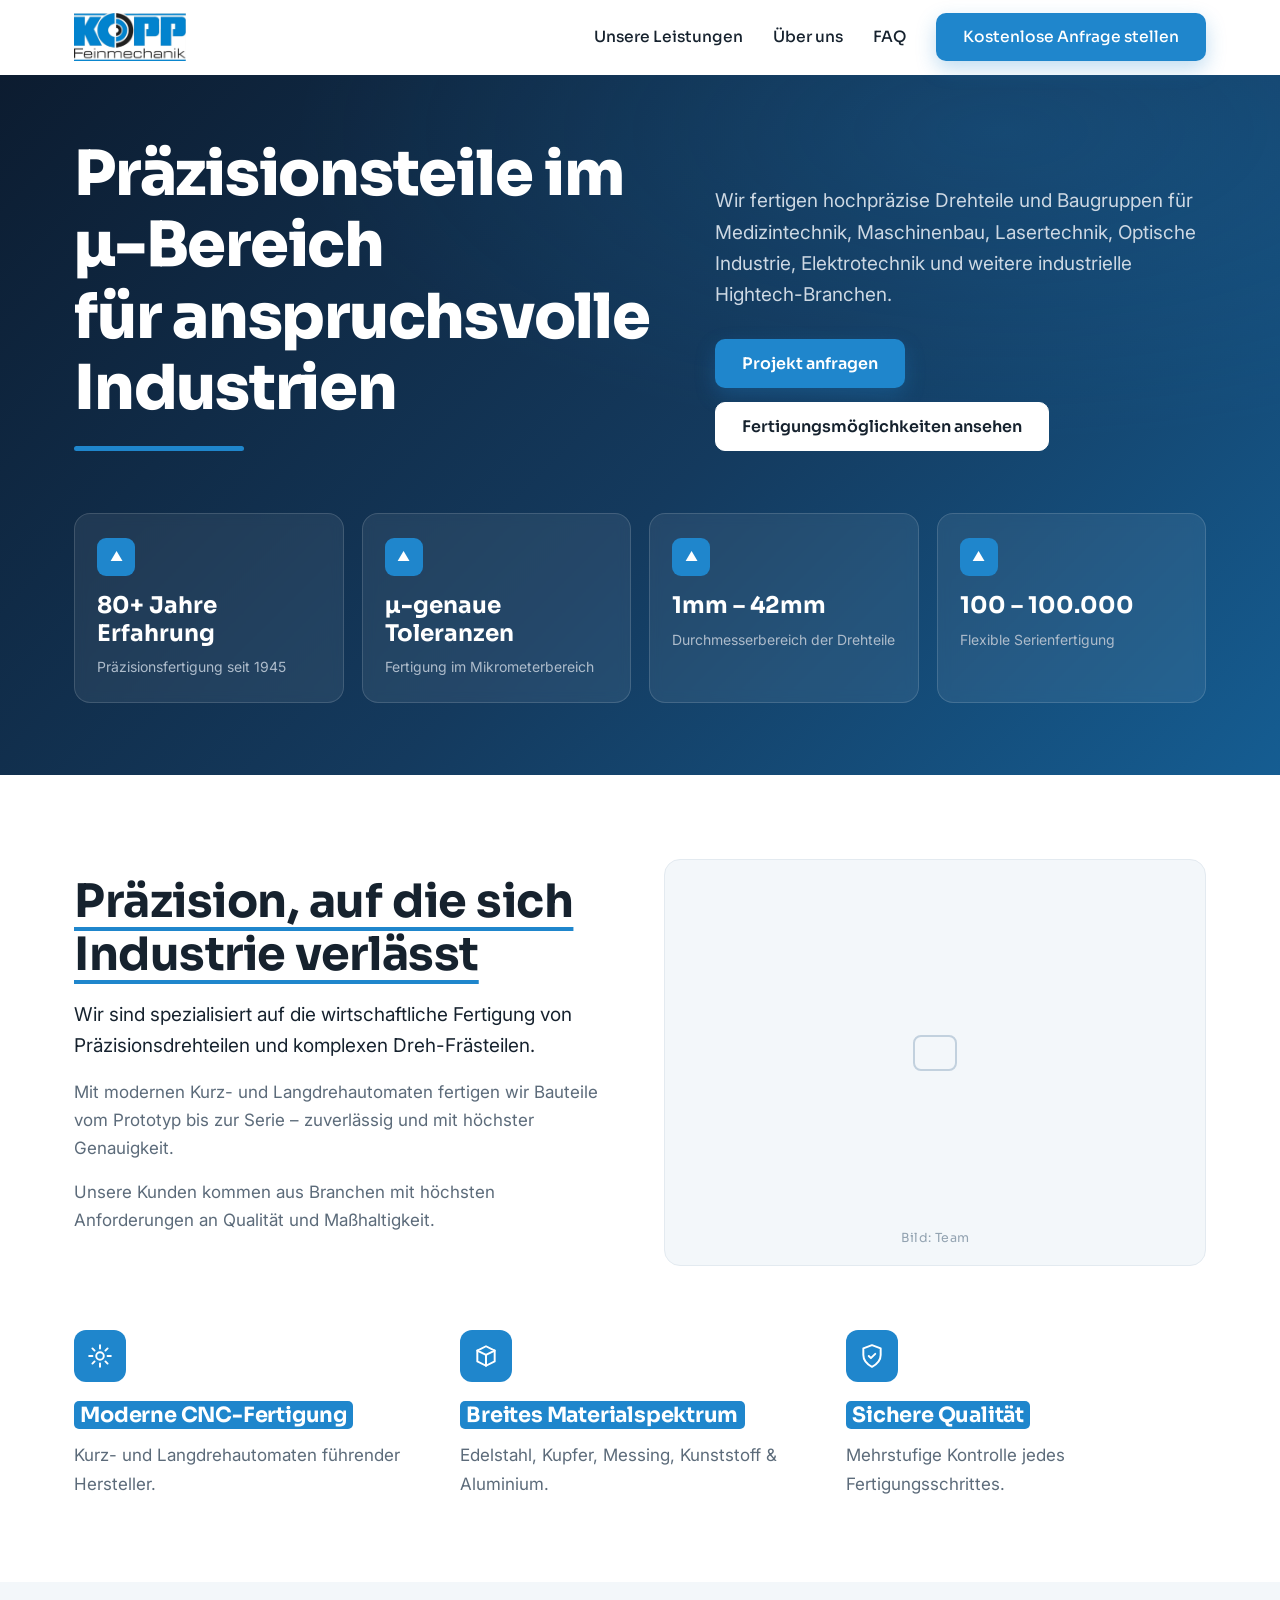
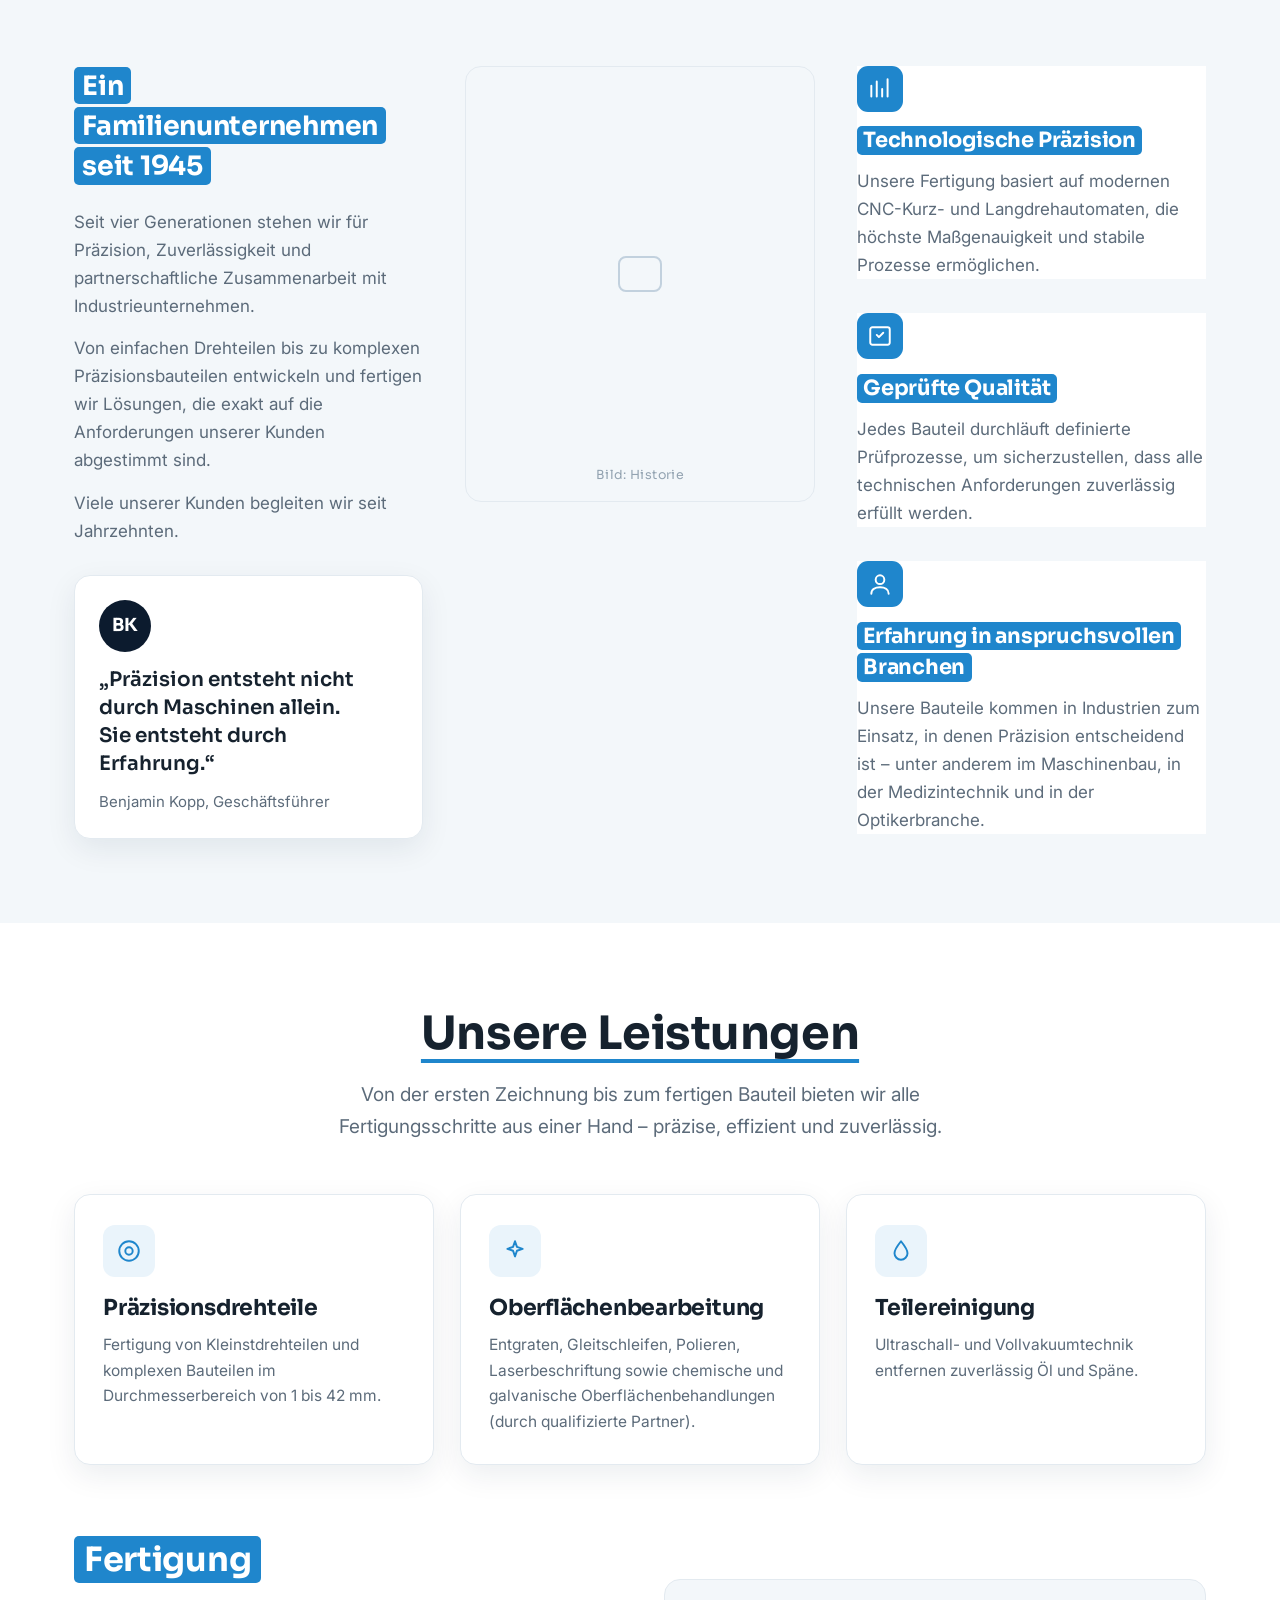
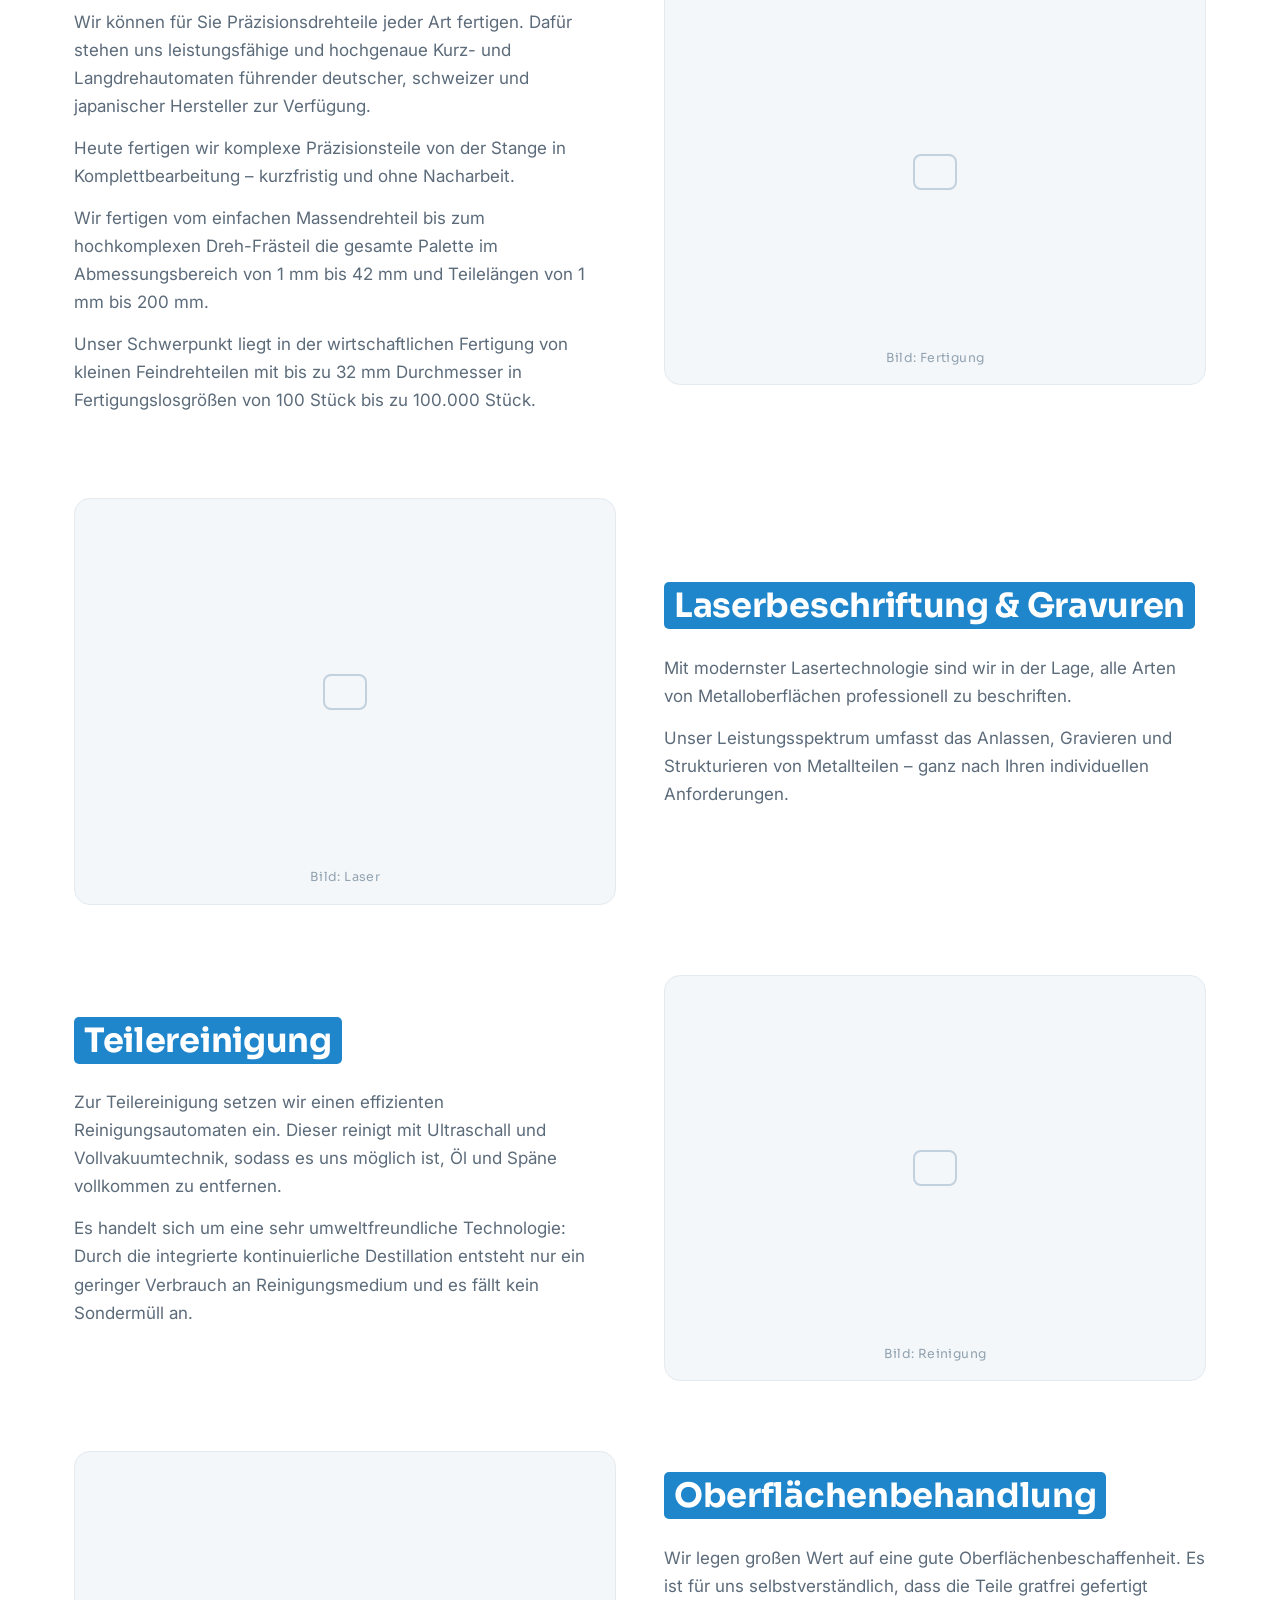
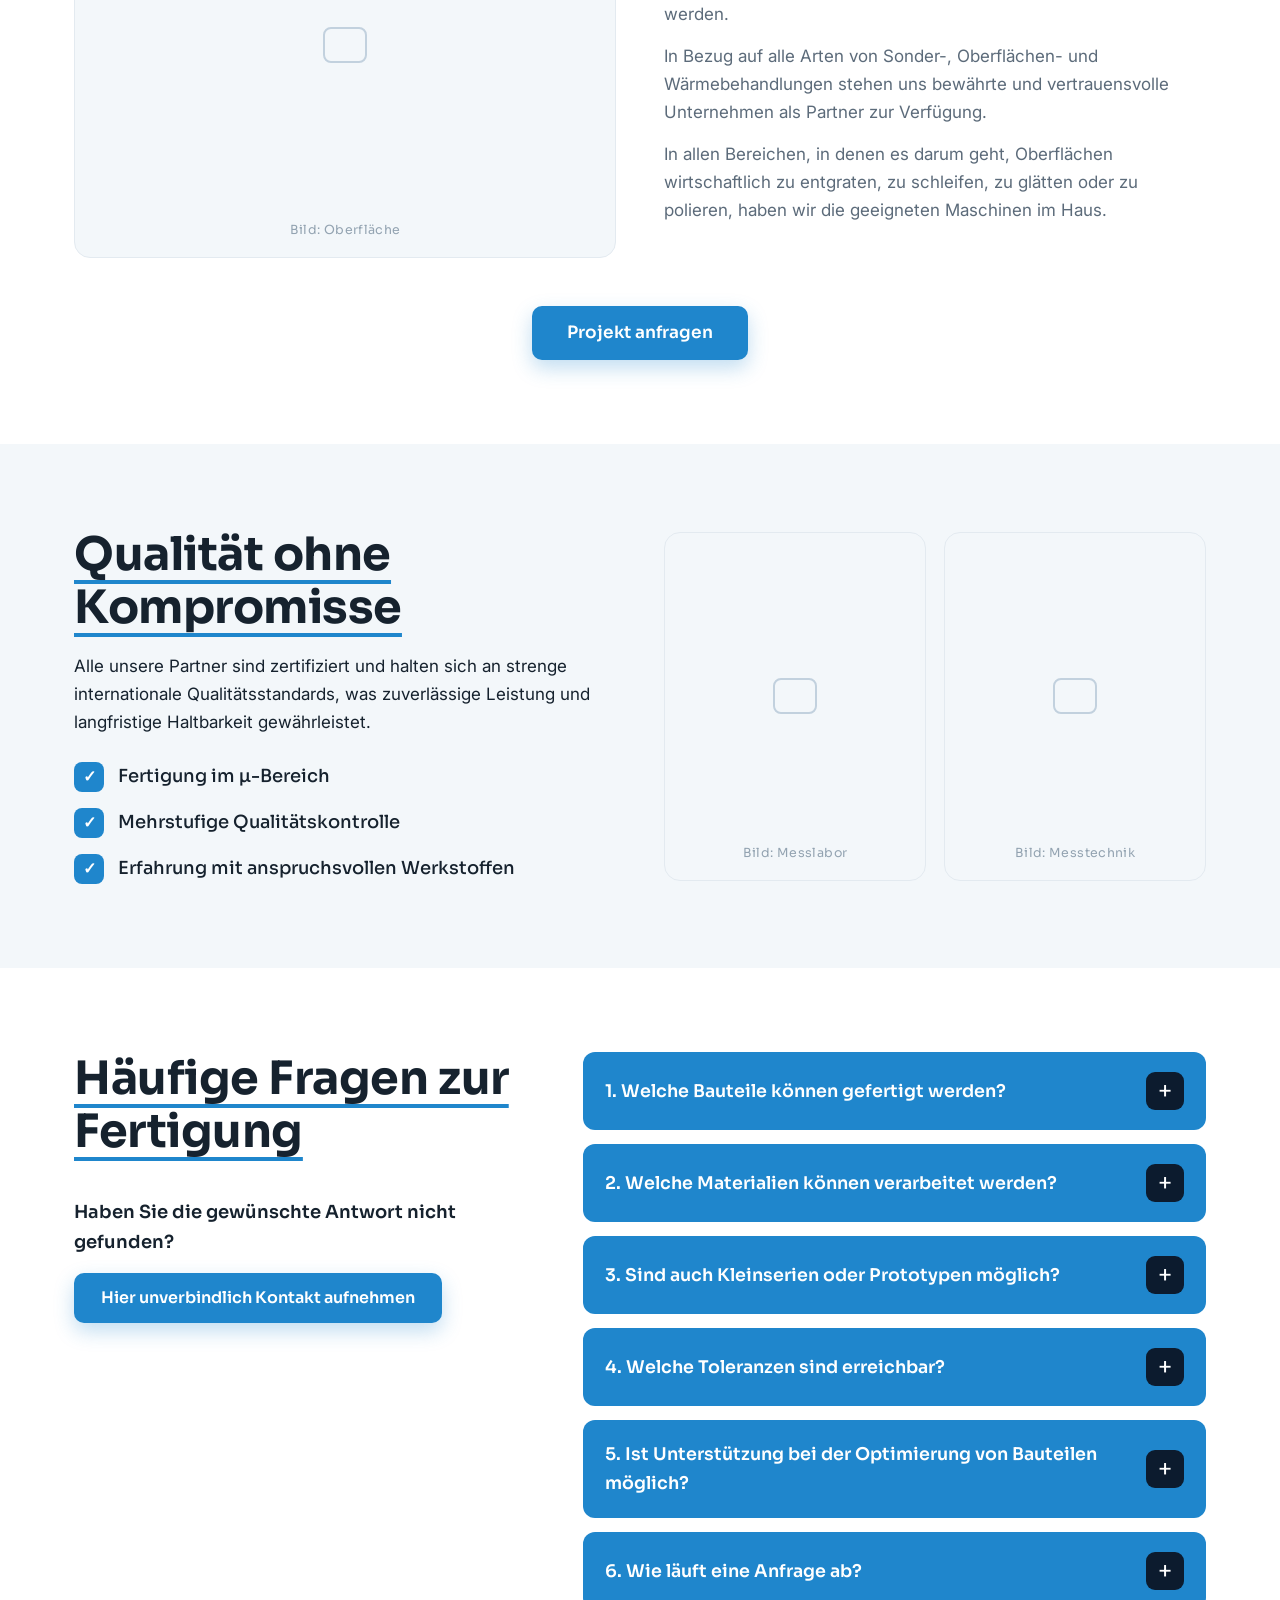
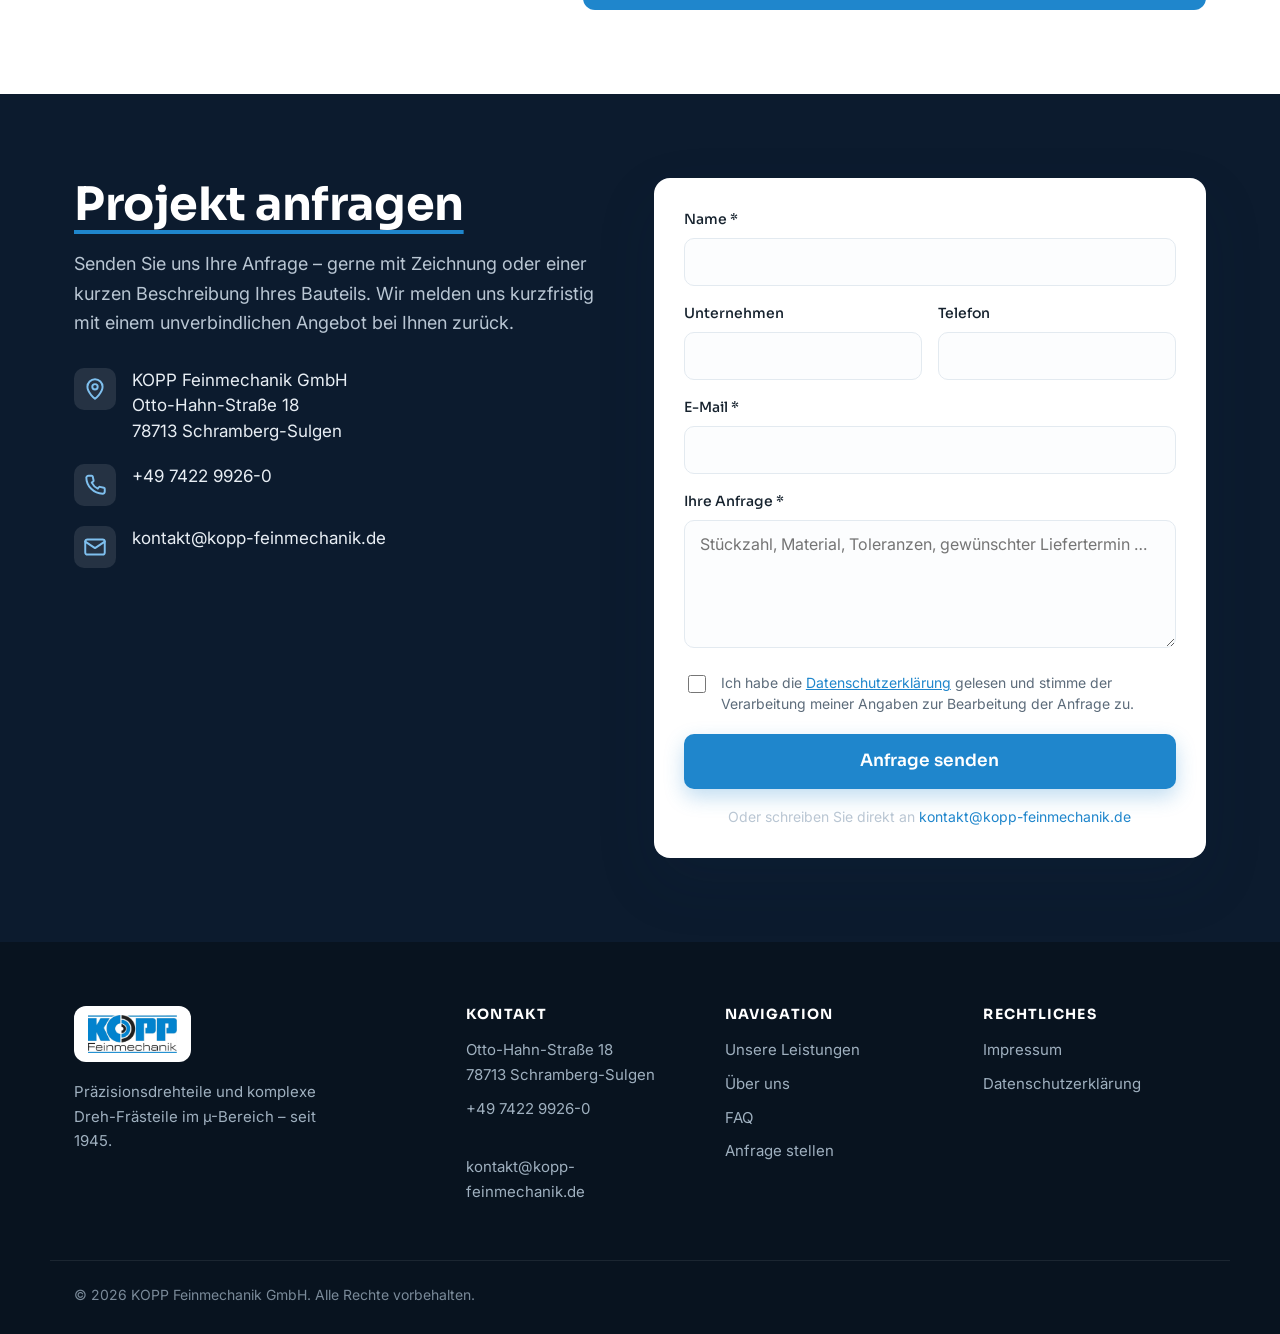
<file: index.html>
<!DOCTYPE html>
<html lang="de">
<head>
<meta charset="UTF-8" />
<meta name="viewport" content="width=device-width, initial-scale=1.0" />
<title>KOPP Feinmechanik GmbH · Präzisionsdrehteile im µ-Bereich | Schramberg</title>
<meta name="description" content="KOPP Feinmechanik fertigt hochpräzise Drehteile und Baugruppen im µ-Bereich für Medizintechnik, Maschinenbau, Lasertechnik, Optische Industrie und Elektrotechnik. Präzisionsfertigung seit 1945 aus Schramberg-Sulgen." />
<meta name="keywords" content="Feinmechanik, Präzisionsdrehteile, Drehteile, CNC Drehen, Langdrehautomaten, Kurzdrehautomaten, Laserbeschriftung, Teilereinigung, Schramberg, Feindrehteile, Medizintechnik, Maschinenbau" />
<meta name="author" content="KOPP Feinmechanik GmbH" />
<link rel="canonical" href="https://www.kopp-feinmechanik.de/" />

<!-- Geo-Tags für lokale Suche -->
<meta name="geo.region" content="DE-BW" />
<meta name="geo.placename" content="Schramberg-Sulgen" />

<!-- Open Graph / WhatsApp -->
<meta property="og:type" content="website" />
<meta property="og:url" content="https://www.kopp-feinmechanik.de/" />
<meta property="og:title" content="KOPP Feinmechanik GmbH · Präzisionsteile im µ-Bereich" />
<meta property="og:description" content="Hochpräzise Drehteile und Baugruppen für anspruchsvolle Industrien. Präzisionsfertigung seit 1945." />
<meta property="og:image" content="https://www.kopp-feinmechanik.de/logo.png" />
<meta property="og:locale" content="de_DE" />
<meta property="og:site_name" content="KOPP Feinmechanik GmbH" />
<meta name="twitter:card" content="summary_large_image" />

<link rel="preconnect" href="https://fonts.googleapis.com" />
<link rel="preconnect" href="https://fonts.gstatic.com" crossorigin />
<link href="https://fonts.googleapis.com/css2?family=Sora:wght@400;500;600;700;800&family=Inter:wght@400;500;600;700&display=swap" rel="stylesheet" />

<style>
/* =========================================================
   KOPP Feinmechanik – Stylesheet
   Farben & Stil an der bestehenden OnePage orientiert.
   ========================================================= */

:root{
  --blue:#1f86cc;          /* Primär-Blau (Buttons, Akzente) */
  --blue-600:#1a73b0;
  --blue-700:#155d92;
  --blue-050:#eaf4fb;
  --navy:#0c1b2e;          /* Dunkles Navy (Sektionen, FAQ-Toggle) */
  --navy-700:#13263c;
  --ink:#16222e;           /* Fließtext / Headlines */
  --muted:#5c6b7a;         /* Sekundärtext */
  --line:#e3eaf0;
  --mist:#f3f7fa;          /* helle Sektion */
  --white:#fff;

  --radius:16px;
  --radius-sm:10px;
  --shadow:0 10px 30px rgba(15,40,70,.08);
  --shadow-lg:0 24px 60px rgba(15,40,70,.14);
  --maxw:1180px;
  --ease:cubic-bezier(.22,.61,.36,1);
}

*,*::before,*::after{box-sizing:border-box}
html{scroll-behavior:smooth;-webkit-text-size-adjust:100%}
body{
  margin:0;
  font-family:"Inter",system-ui,-apple-system,Segoe UI,Roboto,sans-serif;
  color:var(--ink);
  background:var(--white);
  line-height:1.65;
  font-size:17px;
  overflow-x:hidden;
}
img{max-width:100%;display:block}
a{color:inherit;text-decoration:none}
h1,h2,h3,h4{font-family:"Sora",system-ui,sans-serif;line-height:1.15;margin:0;color:var(--ink);letter-spacing:-.01em}

.container{width:100%;max-width:var(--maxw);margin:0 auto;padding:0 24px}
.center{text-align:center}
.nowrap{white-space:nowrap}

/* ---------- Buttons ---------- */
.btn{
  display:inline-flex;align-items:center;justify-content:center;gap:.5em;
  font-family:"Sora",sans-serif;font-weight:600;font-size:16px;
  padding:14px 26px;border-radius:var(--radius-sm);border:1.5px solid transparent;
  cursor:pointer;transition:transform .15s var(--ease),background .2s,box-shadow .2s,color .2s;
  text-align:center;line-height:1.2;
}
.btn--primary{background:var(--blue);color:#fff;box-shadow:0 8px 20px rgba(31,134,204,.28)}
.btn--primary:hover{background:var(--blue-600);transform:translateY(-2px);box-shadow:0 12px 26px rgba(31,134,204,.36)}
.btn--light{background:#fff;color:var(--ink);border-color:#fff}
.btn--light:hover{background:transparent;color:#fff;border-color:rgba(255,255,255,.7);transform:translateY(-2px)}
.btn--lg{padding:16px 34px;font-size:17px}
.btn--block{width:100%}

/* ---------- Header / Nav ---------- */
.site-header{
  position:sticky;top:0;z-index:60;
  background:rgba(255,255,255,.92);backdrop-filter:saturate(180%) blur(10px);
  border-bottom:1px solid transparent;transition:box-shadow .25s,border-color .25s;
}
.site-header.is-stuck{box-shadow:0 6px 24px rgba(15,40,70,.07);border-color:var(--line)}
.nav{display:flex;align-items:center;justify-content:space-between;gap:24px;min-height:74px}
.nav__links{display:flex;align-items:center;gap:30px}
.nav__links a{font-family:"Sora",sans-serif;font-weight:500;color:var(--ink);font-size:15.5px;transition:color .2s}
.nav__links a:hover{color:var(--blue)}
.nav__cta{color:#fff !important}
.nav__toggle{display:none;flex-direction:column;gap:5px;background:none;border:0;padding:10px;cursor:pointer}
.nav__toggle span{width:24px;height:2.5px;background:var(--ink);border-radius:2px;transition:.25s var(--ease)}
.nav__toggle[aria-expanded="true"] span:nth-child(1){transform:translateY(7.5px) rotate(45deg)}
.nav__toggle[aria-expanded="true"] span:nth-child(2){opacity:0}
.nav__toggle[aria-expanded="true"] span:nth-child(3){transform:translateY(-7.5px) rotate(-45deg)}

/* ---------- Brand / Logo (nachgebaut) ---------- */
.brand{display:inline-flex;flex-direction:column;align-items:flex-start;line-height:1;color:var(--blue)}
.brand__img{height:48px;width:auto;display:block}
.brand__fallback{display:none;flex-direction:column;align-items:flex-start;line-height:1}
.brand--chip{background:#fff;padding:9px 14px;border-radius:12px;align-self:flex-start}
.brand--chip .brand__img{height:38px}
.brand__word{display:flex;align-items:center;font-family:"Sora",sans-serif;font-weight:800;font-size:30px;letter-spacing:.02em;color:var(--blue)}
.brand__ring{width:.92em;height:.92em;margin:0 .01em;color:var(--blue)}
.brand__sub{font-family:"Sora",sans-serif;font-weight:600;font-size:11px;letter-spacing:.42em;color:var(--blue);margin-top:3px;padding-left:2px}
.brand--light,.brand--light .brand__word,.brand--light .brand__sub,.brand--light .brand__ring{color:#fff}

/* ---------- Headlines: Akzent-Unterstrich (wie Original) ---------- */
.h-accent{
  font-size:clamp(28px,4.4vw,46px);font-weight:700;
  text-decoration:underline;text-decoration-color:var(--blue);
  text-decoration-thickness:4px;text-underline-offset:10px;
  margin-bottom:18px;
}
.h-accent--light{color:#fff;text-decoration-color:var(--blue)}
.h-accent.center{margin-left:auto;margin-right:auto}

/* ---------- Marker-Highlight (wie Original) ---------- */
.mark{
  display:inline;background:var(--blue);color:#fff;
  padding:.06em .3em;border-radius:5px;
  box-decoration-break:clone;-webkit-box-decoration-break:clone;
  font-weight:700;line-height:1.5;
}
.mark--lg{font-size:1.05em}

/* ---------- Sektionen ---------- */
.section{padding:84px 0}
.section--mist{background:var(--mist)}
.section--navy{background:var(--navy);color:#e8eef4}
.section--navy p{color:#b9c6d3}
.section__head{max-width:720px;margin:0 auto 52px}
.lead{font-size:19px;color:var(--muted)}
.lead.center{margin-left:auto;margin-right:auto}
.section__cta{margin-top:48px}

/* ---------- HERO ---------- */
.hero{position:relative;color:#fff;overflow:hidden;isolation:isolate}
.hero__bg{
  position:absolute;inset:0;z-index:-2;
  background:
    radial-gradient(100% 80% at 78% 8%, rgba(31,134,204,.20), transparent 55%),
    linear-gradient(135deg,#0c1c30 0%, #143a5e 55%, #155d92 100%);
  background-color:#0e2640;
}
/* FOTO OPTIONAL: hier ein Gebäudefoto via background-image ergänzen. */
.hero__inner{padding:64px 24px 72px}
.hero__grid{display:grid;grid-template-columns:1.1fr .9fr;gap:40px;align-items:end}
.hero__title{font-size:clamp(34px,5.6vw,62px);font-weight:800;letter-spacing:-.02em;color:#fff}
.hero__title{position:relative;display:inline-block}
.hero__title::after{content:"";display:block;width:170px;height:5px;background:var(--blue);border-radius:3px;margin-top:22px}
.hero__lead{font-size:19px;color:#cdd8e3;margin:0 0 28px}
.hero__actions{display:flex;flex-wrap:wrap;gap:14px}

.stats{display:grid;grid-template-columns:repeat(4,1fr);gap:18px;margin-top:62px}
.stat{
  background:rgba(255,255,255,.07);border:1px solid rgba(255,255,255,.14);
  border-radius:var(--radius);padding:24px 22px;backdrop-filter:blur(6px);
  transition:transform .25s var(--ease),background .25s;
}
.stat:hover{transform:translateY(-4px);background:rgba(255,255,255,.11)}
.stat__icon{
  width:38px;height:38px;border-radius:9px;background:var(--blue);color:#fff;
  display:grid;place-items:center;font-size:13px;margin-bottom:16px;
}
.stat__num{font-family:"Sora",sans-serif;font-weight:700;font-size:23px;color:#fff;line-height:1.2}
.stat__label{font-size:14px;color:#aebccb;margin-top:8px}

/* ---------- Split (Über uns) ---------- */
.split{display:grid;grid-template-columns:1fr 1fr;gap:48px;align-items:center}
.split__text p{color:var(--muted);margin:0 0 16px}
.split__text p:first-of-type{font-size:19px;color:var(--ink)}

/* ---------- Media / Platzhalter ---------- */
.media{position:relative;border-radius:var(--radius);overflow:hidden;background:var(--mist);box-shadow:var(--shadow)}
.media img{width:100%;height:100%;object-fit:cover}
.media__hint{display:none}
.media--portrait{aspect-ratio:4/3}
.media--tall{aspect-ratio:3/4}
/* Platzhalter-Optik, wenn kein Bild vorhanden */
.media--ph{background:var(--mist);border:1px solid var(--line);box-shadow:none;min-height:220px}
.media--ph::before{
  content:"";position:absolute;left:50%;top:calc(50% - 10px);transform:translate(-50%,-50%);
  width:44px;height:36px;border:2px solid #c2d1de;border-radius:8px;
}
.media--ph .media__hint{
  display:block;position:absolute;left:0;right:0;bottom:16px;text-align:center;
  color:#93a3b1;font-size:12.5px;letter-spacing:.03em;font-family:"Sora",sans-serif;
}
.media--vintage.media--ph{background:var(--mist)}

/* ---------- Features (3 Spalten) ---------- */
.features{display:grid;grid-template-columns:repeat(3,1fr);gap:26px;margin-top:64px}
.feature,.point{background:#fff}
.feature__icon{
  width:52px;height:52px;border-radius:12px;background:var(--blue);color:#fff;
  display:grid;place-items:center;margin-bottom:18px;
}
.feature__icon svg,.contact__ico svg{width:26px;height:26px;fill:none;stroke:currentColor;stroke-width:1.8;stroke-linecap:round;stroke-linejoin:round}
.feature h3,.point h3{font-size:21px;margin-bottom:10px}
.feature p,.point p{color:var(--muted);margin:0}

/* ---------- Heritage ---------- */
.heritage{display:grid;grid-template-columns:1fr 1fr 1fr;gap:42px;align-items:start}
.heritage__story p{color:var(--muted);margin:14px 0}
.heritage__story h2{margin-bottom:22px}
.heritage__media .media{aspect-ratio:4/5;align-self:start}
.heritage__points{display:flex;flex-direction:column;gap:34px}
.point .feature__icon{width:46px;height:46px;border-radius:11px;margin-bottom:14px}
.quote{margin:30px 0 0;padding:24px;background:#fff;border:1px solid var(--line);border-radius:var(--radius);box-shadow:var(--shadow)}
.section--mist .quote{background:#fff}
.quote__avatar{
  display:inline-grid;place-items:center;width:52px;height:52px;border-radius:50%;
  background:var(--navy);color:#fff;font-family:"Sora",sans-serif;font-weight:700;font-size:18px;margin-bottom:14px;
}
.quote blockquote{margin:0;font-family:"Sora",sans-serif;font-weight:600;font-size:20px;line-height:1.4;color:var(--ink)}
.quote figcaption{margin-top:12px;color:var(--muted);font-size:15px}

/* ---------- Leistungs-Karten ---------- */
.cards{display:grid;grid-template-columns:repeat(3,1fr);gap:26px}
.card-svc{
  display:flex;flex-direction:column;gap:12px;
  background:#fff;border:1px solid var(--line);border-radius:var(--radius);
  padding:30px 28px;box-shadow:var(--shadow);
  transition:transform .25s var(--ease),box-shadow .25s,border-color .25s;
}
.card-svc:hover{transform:translateY(-5px);box-shadow:var(--shadow-lg);border-color:#cfe0ee}
.card-svc__icon{
  width:52px;height:52px;border-radius:12px;background:var(--blue-050);color:var(--blue);
  display:grid;place-items:center;margin-bottom:6px;
}
.card-svc__icon svg{width:26px;height:26px;fill:none;stroke:currentColor;stroke-width:1.8;stroke-linecap:round;stroke-linejoin:round}
.card-svc h3{color:var(--ink);font-size:22px}
.card-svc p{color:var(--muted);margin:0;font-size:15.5px}

/* ---------- Leistungs-Detail (alternierend) ---------- */
.svc-detail{display:grid;grid-template-columns:1fr 1fr;gap:48px;align-items:center;margin-top:70px;scroll-margin-top:100px}
.svc-detail--reverse .svc-detail__media{order:-1}
.svc-detail__text p{color:var(--muted);margin:0 0 14px}
.svc-detail__text h3{font-size:clamp(24px,3vw,32px);margin-bottom:22px}
.svc-detail__media .media{aspect-ratio:4/3}

/* ---------- Qualität ---------- */
.quality{display:grid;grid-template-columns:1fr 1fr;gap:48px;align-items:center}
.quality__media{display:grid;grid-template-columns:1fr 1fr;gap:18px}
.quality__media .media{aspect-ratio:3/4}
.checks{list-style:none;padding:0;margin:26px 0 0;display:flex;flex-direction:column;gap:16px}
.checks li{display:flex;align-items:center;gap:14px;font-family:"Sora",sans-serif;font-weight:500;font-size:18px}
.checks__box{
  flex:0 0 auto;width:30px;height:30px;border-radius:8px;background:var(--blue);color:#fff;
  display:grid;place-items:center;font-size:16px;font-weight:700;
}

/* ---------- FAQ ---------- */
.faq{display:grid;grid-template-columns:.85fr 1.15fr;gap:48px;align-items:start}
.faq__aside h2{margin-bottom:34px}
.faq__cta{margin-top:40px}
.faq__cta p{font-family:"Sora",sans-serif;font-weight:600;color:var(--ink);margin:0 0 16px;font-size:18px}
.faq__list{display:flex;flex-direction:column;gap:14px}
.acc{background:var(--blue);border-radius:12px;overflow:hidden;color:#fff;transition:background .2s}
.acc summary{
  list-style:none;cursor:pointer;display:flex;align-items:center;justify-content:space-between;gap:16px;
  padding:20px 22px;font-family:"Sora",sans-serif;font-weight:600;font-size:17.5px;
}
.acc summary::-webkit-details-marker{display:none}
.acc__ico{
  flex:0 0 auto;width:38px;height:38px;border-radius:9px;background:var(--navy);color:#fff;
  display:grid;place-items:center;font-size:24px;font-weight:400;transition:transform .25s var(--ease);
}
.acc[open] .acc__ico{transform:rotate(45deg)}
.acc__body{padding:0 22px 22px}
.acc__body p{margin:0;color:#eaf2fb;font-family:"Inter",sans-serif;font-weight:400;font-size:16px;line-height:1.6}

/* ---------- Kontakt ---------- */
.contact{display:grid;grid-template-columns:1fr 1.05fr;gap:54px;align-items:start}
.contact__intro p{color:#b9c6d3;font-size:18px}
.contact__info{list-style:none;padding:0;margin:30px 0 0;display:flex;flex-direction:column;gap:20px}
.contact__info li{display:flex;align-items:flex-start;gap:16px;color:#e8eef4;line-height:1.5}
.contact__info a{color:#e8eef4}
.contact__info a:hover{color:#fff;text-decoration:underline}
.contact__ico{flex:0 0 auto;width:42px;height:42px;border-radius:10px;background:rgba(255,255,255,.1);color:#7fc0ef;display:grid;place-items:center}

.contact__form{background:#fff;border-radius:var(--radius);padding:30px;box-shadow:var(--shadow-lg)}
.hp{position:absolute;left:-9999px;opacity:0}
.field{margin-bottom:16px}
.field-row{display:grid;grid-template-columns:1fr 1fr;gap:16px}
.field label{display:block;font-family:"Sora",sans-serif;font-weight:500;font-size:14px;color:var(--ink);margin-bottom:7px}
.field input,.field textarea{
  width:100%;padding:13px 15px;border:1.5px solid var(--line);border-radius:var(--radius-sm);
  font-family:"Inter",sans-serif;font-size:16px;color:var(--ink);background:#fcfdfe;transition:border-color .2s,box-shadow .2s;
}
.field input:focus,.field textarea:focus{outline:none;border-color:var(--blue);box-shadow:0 0 0 3px rgba(31,134,204,.15)}
.field textarea{resize:vertical}
.consent{display:flex;gap:12px;align-items:flex-start;margin:8px 0 20px;font-size:14px;color:var(--muted);line-height:1.5}
.consent input{margin-top:3px;width:18px;height:18px;flex:0 0 auto;accent-color:var(--blue)}
.consent a{color:var(--blue);text-decoration:underline}
.form-note{text-align:center;font-size:14px;color:var(--muted);margin:16px 0 0}
.form-note a{color:var(--blue)}
.contact__form-success{text-align:center;padding:30px 10px}
.contact__form-success-icon{width:64px;height:64px;border-radius:50%;background:var(--blue);color:#fff;display:grid;place-items:center;font-size:32px;margin:0 auto 18px}
.contact__form-success h3{font-size:24px;margin-bottom:8px}
.contact__form-success p{color:var(--muted)}

/* ---------- Footer ---------- */
.site-footer{background:#08131f;color:#9fb0bf;padding:64px 0 0}
.footer__grid{display:grid;grid-template-columns:1.6fr 1fr 1fr 1fr;gap:36px;padding-bottom:46px}
.footer__brand p{margin:18px 0 0;max-width:280px;font-size:15px}
.footer__col h4{font-size:14px;letter-spacing:.08em;text-transform:uppercase;color:#fff;margin-bottom:16px}
.footer__col a,.footer__col p{display:block;color:#9fb0bf;margin:0 0 9px;font-size:15px;transition:color .2s}
.footer__col a:hover{color:#fff}
.footer__bottom{border-top:1px solid rgba(255,255,255,.08);padding-top:22px;padding-bottom:28px}
.footer__bottom p{margin:0;font-size:14px;color:#7a8a99}

/* ---------- Rechtliche Seiten ---------- */
.legal{padding:64px 0 80px}
.legal__head{max-width:820px;margin:0 auto 40px}
.legal__head h1{font-size:clamp(32px,5vw,48px);text-decoration:underline;text-decoration-color:var(--blue);text-decoration-thickness:4px;text-underline-offset:10px}
.legal__body{max-width:820px;margin:0 auto}
.legal__body h2{font-size:23px;margin:38px 0 12px;color:var(--ink)}
.legal__body h3{font-size:18px;margin:26px 0 8px;color:var(--blue-700)}
.legal__body p{color:#3f4d5a;margin:0 0 14px}
.legal__body ul{color:#3f4d5a;margin:0 0 14px;padding-left:22px}
.legal__body li{margin-bottom:6px}
.legal__body a{color:var(--blue);text-decoration:underline;word-break:break-word}
.legal__back{display:inline-flex;align-items:center;gap:8px;margin-bottom:8px;color:var(--blue);font-family:"Sora",sans-serif;font-weight:600}
.legal address{font-style:normal}

/* ---------- Sticky CTA (mobil) ---------- */
.sticky-cta{
  position:fixed;left:50%;bottom:18px;transform:translateX(-50%) translateY(140%);
  z-index:55;background:var(--blue);color:#fff;font-family:"Sora",sans-serif;font-weight:600;
  padding:14px 30px;border-radius:50px;box-shadow:0 12px 30px rgba(31,134,204,.45);
  transition:transform .3s var(--ease);
}
.sticky-cta.show{transform:translateX(-50%) translateY(0)}

/* ---------- Reveal-Animation ---------- */
[data-reveal]{opacity:1;transform:none}
[data-reveal].in{opacity:1;transform:none}

/* =========================================================
   RESPONSIVE
   ========================================================= */
@media (max-width:980px){
  .hero__grid{grid-template-columns:1fr;gap:22px;align-items:start}
  .stats{grid-template-columns:1fr 1fr}
  .split,.quality,.contact,.faq{grid-template-columns:1fr;gap:34px}
  .heritage{grid-template-columns:1fr;gap:34px}
  .heritage__media .media{aspect-ratio:16/10}
  .features,.cards{grid-template-columns:1fr 1fr}
  .footer__grid{grid-template-columns:1fr 1fr}
}

@media (max-width:760px){
  body{font-size:16px}
  .section{padding:60px 0}
  .nav__toggle{display:flex}
  .nav__links{
    position:fixed;inset:74px 0 auto 0;flex-direction:column;align-items:stretch;gap:0;
    background:#fff;border-bottom:1px solid var(--line);padding:8px 24px 22px;
    transform:translateY(-120%);transition:transform .3s var(--ease);box-shadow:var(--shadow);
  }
  .nav__links.open{transform:translateY(0)}
  .nav__links a{padding:14px 4px;border-bottom:1px solid var(--line);font-size:17px}
  .nav__cta{margin-top:12px;border-bottom:0 !important}
  .nav__links .btn{padding:14px 26px}
  .hero__inner{padding:48px 24px 56px}
  .hero__title::after{margin-top:18px}
  .features,.cards,.stats,.field-row,.quality__media{grid-template-columns:1fr}
  .svc-detail,.svc-detail--reverse{grid-template-columns:1fr;gap:26px}
  .svc-detail--reverse .svc-detail__media{order:0}
  .footer__grid{grid-template-columns:1fr}
  .faq__aside h2{margin-bottom:22px}
  .acc summary{font-size:16px;padding:17px 18px}
  .contact__form{padding:22px}
  .sticky-cta{padding:13px 26px;font-size:15px}
}

@media (min-width:761px){.sticky-cta{display:none}}

@media (prefers-reduced-motion:reduce){
  *{scroll-behavior:auto !important}
  [data-reveal]{opacity:1;transform:none;transition:none}
  .btn,.stat,.card-svc{transition:none}
}

  </style>
<link rel="icon" type="image/svg+xml" href="[data-uri]" />
<link rel="apple-touch-icon" href="[data-uri]" />

<!-- Schema.org LocalBusiness -->
<script type="application/ld+json">
{
  "@context": "https://schema.org",
  "@type": "Manufacturer",
  "name": "KOPP Feinmechanik GmbH",
  "description": "Hersteller von Präzisionsdrehteilen und komplexen Dreh-Frästeilen im µ-Bereich.",
  "url": "https://www.kopp-feinmechanik.de",
  "telephone": "+49742299260",
  "email": "kontakt@kopp-feinmechanik.de",
  "foundingDate": "1945",
  "address": {
    "@type": "PostalAddress",
    "streetAddress": "Otto-Hahn-Straße 18",
    "postalCode": "78713",
    "addressLocality": "Schramberg-Sulgen",
    "addressCountry": "DE"
  }
}
</script>
</head>
<body id="top">

<!-- ============ HEADER ============ -->
<header class="site-header" id="header">
  <div class="container nav">
    <a class="brand" href="#top" aria-label="KOPP Feinmechanik – Startseite">
      <img class="brand__img" src="md2x.png" data-src="md2x.png,logo.png,logo.webp,logo.jpg,logo.svg" alt="KOPP Feinmechanik" />
      <span class="brand__fallback" aria-hidden="true">
        <span class="brand__word">K<svg class="brand__ring" viewBox="0 0 32 32" aria-hidden="true"><circle cx="16" cy="16" r="14" fill="none" stroke="currentColor" stroke-width="3.2"/><circle cx="16" cy="16" r="7.5" fill="none" stroke="currentColor" stroke-width="3.2"/><circle cx="16" cy="16" r="2.2" fill="currentColor"/></svg>PP</span>
        <span class="brand__sub">FEINMECHANIK</span>
      </span>
    </a>

    <nav class="nav__links" id="navLinks" aria-label="Hauptnavigation">
      <a href="#leistungen">Unsere Leistungen</a>
      <a href="#ueber-uns">Über uns</a>
      <a href="#faq">FAQ</a>
      <a href="#kontakt" class="btn btn--primary nav__cta">Kostenlose Anfrage stellen</a>
    </nav>

    <button class="nav__toggle" id="navToggle" aria-label="Menü öffnen" aria-expanded="false">
      <span></span><span></span><span></span>
    </button>
  </div>
</header>

<!-- ============ HERO ============ -->
<section class="hero" id="start">
  <div class="hero__bg" aria-hidden="true"></div>
  <div class="container hero__inner">
    <div class="hero__grid">
      <div class="hero__col">
        <h1 class="hero__title">Präzisionsteile im <span class="nowrap">µ-Bereich</span><br>für anspruchsvolle Industrien</h1>
      </div>
      <div class="hero__col hero__col--text">
        <p class="hero__lead">Wir fertigen hochpräzise Drehteile und Baugruppen für Medizintechnik, Maschinenbau, Lasertechnik, Optische Industrie, Elektrotechnik und weitere industrielle Hightech-Branchen.</p>
        <div class="hero__actions">
          <a href="#kontakt" class="btn btn--primary">Projekt anfragen</a>
          <a href="#leistungen" class="btn btn--light">Fertigungsmöglichkeiten ansehen</a>
        </div>
      </div>
    </div>

    <div class="stats" data-reveal>
      <div class="stat">
        <div class="stat__icon" aria-hidden="true">▲</div>
        <div class="stat__num">80+ Jahre Erfahrung</div>
        <div class="stat__label">Präzisionsfertigung seit 1945</div>
      </div>
      <div class="stat">
        <div class="stat__icon" aria-hidden="true">▲</div>
        <div class="stat__num">µ-genaue Toleranzen</div>
        <div class="stat__label">Fertigung im Mikrometerbereich</div>
      </div>
      <div class="stat">
        <div class="stat__icon" aria-hidden="true">▲</div>
        <div class="stat__num">1mm&nbsp;–&nbsp;42mm</div>
        <div class="stat__label">Durchmesserbereich der Drehteile</div>
      </div>
      <div class="stat">
        <div class="stat__icon" aria-hidden="true">▲</div>
        <div class="stat__num">100&nbsp;–&nbsp;100.000</div>
        <div class="stat__label">Flexible Serienfertigung</div>
      </div>
    </div>
  </div>
</section>

<!-- ============ ÜBER UNS / INTRO ============ -->
<section class="section" id="ueber-uns">
  <div class="container">
    <div class="split">
      <div class="split__text" data-reveal>
        <h2 class="h-accent">Präzision, auf die sich Industrie verlässt</h2>
        <p>Wir sind spezialisiert auf die wirtschaftliche Fertigung von Präzisionsdrehteilen und komplexen Dreh-Frästeilen.</p>
        <p>Mit modernen Kurz- und Langdrehautomaten fertigen wir Bauteile vom Prototyp bis zur Serie – zuverlässig und mit höchster Genauigkeit.</p>
        <p>Unsere Kunden kommen aus Branchen mit höchsten Anforderungen an Qualität und Maßhaltigkeit.</p>
      </div>
      <div class="split__media" data-reveal>
        <!-- BILD ERSETZEN: Team / Geschäftsführer -->
        <div class="media media--portrait media--ph" data-img="team">
          <span class="media__hint">Bild: Team</span>
        </div>
      </div>
    </div>

    <div class="features">
      <article class="feature" data-reveal>
        <div class="feature__icon" aria-hidden="true">
          <svg viewBox="0 0 24 24"><path d="M12 2v3m0 14v3M2 12h3m14 0h3M5 5l2 2m10 10l2 2M19 5l-2 2M7 17l-2 2"/><circle cx="12" cy="12" r="3.5"/></svg>
        </div>
        <h3><span class="mark">Moderne CNC-Fertigung</span></h3>
        <p>Kurz- und Langdrehautomaten führender Hersteller.</p>
      </article>
      <article class="feature" data-reveal>
        <div class="feature__icon" aria-hidden="true">
          <svg viewBox="0 0 24 24"><path d="M4 7l8-4 8 4-8 4-8-4z"/><path d="M4 7v10l8 4 8-4V7"/><path d="M12 11v10"/></svg>
        </div>
        <h3><span class="mark">Breites Materialspektrum</span></h3>
        <p>Edelstahl, Kupfer, Messing, Kunststoff &amp; Aluminium.</p>
      </article>
      <article class="feature" data-reveal>
        <div class="feature__icon" aria-hidden="true">
          <svg viewBox="0 0 24 24"><path d="M12 2l8 3v6c0 5-3.5 8.5-8 11-4.5-2.5-8-6-8-11V5l8-3z"/><path d="M9 12l2 2 4-4"/></svg>
        </div>
        <h3><span class="mark">Sichere Qualität</span></h3>
        <p>Mehrstufige Kontrolle jedes Fertigungsschrittes.</p>
      </article>
    </div>
  </div>
</section>

<!-- ============ FAMILIENUNTERNEHMEN / HERITAGE ============ -->
<section class="section section--mist" id="historie">
  <div class="container">
    <div class="heritage">
      <div class="heritage__story" data-reveal>
        <h2><span class="mark mark--lg">Ein Familienunternehmen seit 1945</span></h2>
        <p>Seit vier Generationen stehen wir für Präzision, Zuverlässigkeit und partnerschaftliche Zusammenarbeit mit Industrieunternehmen.</p>
        <p>Von einfachen Drehteilen bis zu komplexen Präzisionsbauteilen entwickeln und fertigen wir Lösungen, die exakt auf die Anforderungen unserer Kunden abgestimmt sind.</p>
        <p>Viele unserer Kunden begleiten wir seit Jahrzehnten.</p>

        <figure class="quote">
          <!-- BILD ERSETZEN: Porträt Benjamin Kopp -->
          <span class="quote__avatar" data-img="benjamin" aria-hidden="true">BK</span>
          <blockquote>„Präzision entsteht nicht durch Maschinen allein.<br>Sie entsteht durch Erfahrung.“</blockquote>
          <figcaption>Benjamin Kopp, Geschäftsführer</figcaption>
        </figure>
      </div>

      <div class="heritage__media" data-reveal>
        <!-- BILD ERSETZEN: Historische Werkstattaufnahme -->
        <div class="media media--tall media--vintage media--ph" data-img="historie">
          <span class="media__hint">Bild: Historie</span>
        </div>
      </div>

      <div class="heritage__points" data-reveal>
        <article class="point">
          <div class="feature__icon" aria-hidden="true"><svg viewBox="0 0 24 24"><path d="M4 19V9m5 10V5m5 14v-7m5 7V3"/></svg></div>
          <h3><span class="mark">Technologische Präzision</span></h3>
          <p>Unsere Fertigung basiert auf modernen CNC-Kurz- und Langdrehautomaten, die höchste Maßgenauigkeit und stabile Prozesse ermöglichen.</p>
        </article>
        <article class="point">
          <div class="feature__icon" aria-hidden="true"><svg viewBox="0 0 24 24"><path d="M9 11l2 2 4-4"/><rect x="3" y="4" width="18" height="16" rx="2"/></svg></div>
          <h3><span class="mark">Geprüfte Qualität</span></h3>
          <p>Jedes Bauteil durchläuft definierte Prüfprozesse, um sicherzustellen, dass alle technischen Anforderungen zuverlässig erfüllt werden.</p>
        </article>
        <article class="point">
          <div class="feature__icon" aria-hidden="true"><svg viewBox="0 0 24 24"><circle cx="12" cy="8" r="4"/><path d="M4 21c0-4 3.5-6 8-6s8 2 8 6"/></svg></div>
          <h3><span class="mark">Erfahrung in anspruchsvollen Branchen</span></h3>
          <p>Unsere Bauteile kommen in Industrien zum Einsatz, in denen Präzision entscheidend ist – unter anderem im Maschinenbau, in der Medizintechnik und in der Optikerbranche.</p>
        </article>
      </div>
    </div>
  </div>
</section>

<!-- ============ LEISTUNGEN ============ -->
<section class="section" id="leistungen">
  <div class="container">
    <div class="section__head" data-reveal>
      <h2 class="h-accent center">Unsere Leistungen</h2>
      <p class="lead center">Von der ersten Zeichnung bis zum fertigen Bauteil bieten wir alle Fertigungsschritte aus einer Hand – präzise, effizient und zuverlässig.</p>
    </div>

    <div class="cards">
      <a class="card-svc" href="#fertigung" data-reveal>
        <span class="card-svc__icon" aria-hidden="true"><svg viewBox="0 0 24 24"><circle cx="12" cy="12" r="9"/><circle cx="12" cy="12" r="3.4"/></svg></span>
        <h3>Präzisionsdrehteile</h3>
        <p>Fertigung von Kleinstdrehteilen und komplexen Bauteilen im Durchmesserbereich von 1 bis 42 mm.</p>
      </a>
      <a class="card-svc" href="#oberflaeche" data-reveal>
        <span class="card-svc__icon" aria-hidden="true"><svg viewBox="0 0 24 24"><path d="M12 3l1.8 5.2L19 10l-5.2 1.8L12 17l-1.8-5.2L5 10l5.2-1.8z"/></svg></span>
        <h3>Oberflächenbearbeitung</h3>
        <p>Entgraten, Gleitschleifen, Polieren, Laserbeschriftung sowie chemische und galvanische Oberflächenbehandlungen (durch qualifizierte Partner).</p>
      </a>
      <a class="card-svc" href="#reinigung" data-reveal>
        <span class="card-svc__icon" aria-hidden="true"><svg viewBox="0 0 24 24"><path d="M12 3c4 5 6 8 6 11a6 6 0 01-12 0c0-3 2-6 6-11z"/></svg></span>
        <h3>Teilereinigung</h3>
        <p>Ultraschall- und Vollvakuumtechnik entfernen zuverlässig Öl und Späne.</p>
      </a>
    </div>

    <!-- Detaillierte Leistungsbeschreibungen -->
    <div class="svc-detail" id="fertigung" data-reveal>
      <div class="svc-detail__text">
        <h3><span class="mark mark--lg">Fertigung</span></h3>
        <p>Wir können für Sie Präzisionsdrehteile jeder Art fertigen. Dafür stehen uns leistungsfähige und hochgenaue Kurz- und Langdrehautomaten führender deutscher, schweizer und japanischer Hersteller zur Verfügung.</p>
        <p>Heute fertigen wir komplexe Präzisionsteile von der Stange in Komplettbearbeitung – kurzfristig und ohne Nacharbeit.</p>
        <p>Wir fertigen vom einfachen Massendrehteil bis zum hochkomplexen Dreh-Frästeil die gesamte Palette im Abmessungsbereich von 1 mm bis 42 mm und Teilelängen von 1 mm bis 200 mm.</p>
        <p>Unser Schwerpunkt liegt in der wirtschaftlichen Fertigung von kleinen Feindrehteilen mit bis zu 32 mm Durchmesser in Fertigungslosgrößen von 100 Stück bis zu 100.000 Stück.</p>
      </div>
      <div class="svc-detail__media">
        <div class="media media--ph" data-img="fertigung"><span class="media__hint">Bild: Fertigung</span></div>
      </div>
    </div>

    <div class="svc-detail svc-detail--reverse" id="laser" data-reveal>
      <div class="svc-detail__text">
        <h3><span class="mark mark--lg">Laserbeschriftung &amp; Gravuren</span></h3>
        <p>Mit modernster Lasertechnologie sind wir in der Lage, alle Arten von Metalloberflächen professionell zu beschriften.</p>
        <p>Unser Leistungsspektrum umfasst das Anlassen, Gravieren und Strukturieren von Metallteilen – ganz nach Ihren individuellen Anforderungen.</p>
      </div>
      <div class="svc-detail__media">
        <div class="media media--ph" data-img="laser"><span class="media__hint">Bild: Laser</span></div>
      </div>
    </div>

    <div class="svc-detail" id="reinigung" data-reveal>
      <div class="svc-detail__text">
        <h3><span class="mark mark--lg">Teilereinigung</span></h3>
        <p>Zur Teilereinigung setzen wir einen effizienten Reinigungsautomaten ein. Dieser reinigt mit Ultraschall und Vollvakuumtechnik, sodass es uns möglich ist, Öl und Späne vollkommen zu entfernen.</p>
        <p>Es handelt sich um eine sehr umweltfreundliche Technologie: Durch die integrierte kontinuierliche Destillation entsteht nur ein geringer Verbrauch an Reinigungsmedium und es fällt kein Sondermüll an.</p>
      </div>
      <div class="svc-detail__media">
        <div class="media media--ph" data-img="reinigung"><span class="media__hint">Bild: Reinigung</span></div>
      </div>
    </div>

    <div class="svc-detail svc-detail--reverse" id="oberflaeche" data-reveal>
      <div class="svc-detail__text">
        <h3><span class="mark mark--lg">Oberflächenbehandlung</span></h3>
        <p>Wir legen großen Wert auf eine gute Oberflächenbeschaffenheit. Es ist für uns selbstverständlich, dass die Teile gratfrei gefertigt werden.</p>
        <p>In Bezug auf alle Arten von Sonder-, Oberflächen- und Wärmebehandlungen stehen uns bewährte und vertrauensvolle Unternehmen als Partner zur Verfügung.</p>
        <p>In allen Bereichen, in denen es darum geht, Oberflächen wirtschaftlich zu entgraten, zu schleifen, zu glätten oder zu polieren, haben wir die geeigneten Maschinen im Haus.</p>
      </div>
      <div class="svc-detail__media">
        <div class="media media--ph" data-img="oberflaeche"><span class="media__hint">Bild: Oberfläche</span></div>
      </div>
    </div>

    <div class="section__cta center" data-reveal>
      <a href="#kontakt" class="btn btn--primary btn--lg">Projekt anfragen</a>
    </div>
  </div>
</section>

<!-- ============ QUALITÄT ============ -->
<section class="section section--mist" id="qualitaet">
  <div class="container">
    <div class="quality">
      <div class="quality__text" data-reveal>
        <h2 class="h-accent">Qualität ohne Kompromisse</h2>
        <p>Alle unsere Partner sind zertifiziert und halten sich an strenge internationale Qualitätsstandards, was zuverlässige Leistung und langfristige Haltbarkeit gewährleistet.</p>
        <ul class="checks">
          <li><span class="checks__box" aria-hidden="true">✓</span> Fertigung im µ-Bereich</li>
          <li><span class="checks__box" aria-hidden="true">✓</span> Mehrstufige Qualitätskontrolle</li>
          <li><span class="checks__box" aria-hidden="true">✓</span> Erfahrung mit anspruchsvollen Werkstoffen</li>
        </ul>
      </div>
      <div class="quality__media" data-reveal>
        <div class="media media--ph" data-img="quali-1"><span class="media__hint">Bild: Messlabor</span></div>
        <div class="media media--ph" data-img="quali-2"><span class="media__hint">Bild: Messtechnik</span></div>
      </div>
    </div>
  </div>
</section>

<!-- ============ FAQ ============ -->
<section class="section" id="faq">
  <div class="container">
    <div class="faq">
      <div class="faq__aside" data-reveal>
        <h2 class="h-accent">Häufige Fragen zur Fertigung</h2>
        <div class="faq__cta">
          <p>Haben Sie die gewünschte Antwort nicht gefunden?</p>
          <a href="#kontakt" class="btn btn--primary">Hier unverbindlich Kontakt aufnehmen</a>
        </div>
      </div>

      <div class="faq__list" data-reveal>
        <details class="acc">
          <summary>1. Welche Bauteile können gefertigt werden?<span class="acc__ico" aria-hidden="true">+</span></summary>
          <div class="acc__body"><p>Wir fertigen Präzisionsdrehteile und komplexe Dreh-Frästeile – vom einfachen Massendrehteil bis zum hochkomplexen Dreh-Frästeil. Der Abmessungsbereich reicht von 1 mm bis 42 mm Durchmesser bei Teilelängen von 1 mm bis 200 mm.</p></div>
        </details>
        <details class="acc">
          <summary>2. Welche Materialien können verarbeitet werden?<span class="acc__ico" aria-hidden="true">+</span></summary>
          <div class="acc__body"><p>Wir verarbeiten unter anderem Edelstahl, Kupfer, Messing, Aluminium und Kunststoff. Auch anspruchsvolle Werkstoffe sind durch unsere langjährige Erfahrung kein Problem.</p></div>
        </details>
        <details class="acc">
          <summary>3. Sind auch Kleinserien oder Prototypen möglich?<span class="acc__ico" aria-hidden="true">+</span></summary>
          <div class="acc__body"><p>Ja. Wir fertigen vom Prototyp über Kleinserien bis zur Großserie – in Fertigungslosgrößen von 100 bis 100.000 Stück.</p></div>
        </details>
        <details class="acc">
          <summary>4. Welche Toleranzen sind erreichbar?<span class="acc__ico" aria-hidden="true">+</span></summary>
          <div class="acc__body"><p>Wir fertigen im µ-Bereich (Mikrometerbereich) und erreichen engste Toleranzen für anspruchsvollste Anwendungen.</p></div>
        </details>
        <details class="acc">
          <summary>5. Ist Unterstützung bei der Optimierung von Bauteilen möglich?<span class="acc__ico" aria-hidden="true">+</span></summary>
          <div class="acc__body"><p>Gerne. Profitieren Sie von unserer langjährigen Fertigungserfahrung – wir beraten Sie zur fertigungsgerechten und wirtschaftlichen Optimierung Ihrer Bauteile.</p></div>
        </details>
        <details class="acc">
          <summary>6. Wie läuft eine Anfrage ab?<span class="acc__ico" aria-hidden="true">+</span></summary>
          <div class="acc__body"><p>Senden Sie uns Ihre Zeichnung oder Ihre Anforderungen über unser Kontaktformular. Wir prüfen Ihre Anfrage und melden uns kurzfristig mit einem unverbindlichen Angebot zurück.</p></div>
        </details>
      </div>
    </div>
  </div>
</section>

<!-- ============ KONTAKT ============ -->
<section class="section section--navy" id="kontakt">
  <div class="container">
    <div class="contact">
      <div class="contact__intro" data-reveal>
        <h2 class="h-accent h-accent--light">Projekt anfragen</h2>
        <p>Senden Sie uns Ihre Anfrage – gerne mit Zeichnung oder einer kurzen Beschreibung Ihres Bauteils. Wir melden uns kurzfristig mit einem unverbindlichen Angebot bei Ihnen zurück.</p>

        <ul class="contact__info">
          <li>
            <span class="contact__ico" aria-hidden="true">
              <svg viewBox="0 0 24 24"><path d="M12 21s-7-5.5-7-11a7 7 0 0114 0c0 5.5-7 11-7 11z"/><circle cx="12" cy="10" r="2.5"/></svg>
            </span>
            <span>KOPP Feinmechanik GmbH<br>Otto-Hahn-Straße 18<br>78713 Schramberg-Sulgen</span>
          </li>
          <li>
            <span class="contact__ico" aria-hidden="true">
              <svg viewBox="0 0 24 24"><path d="M4 5c0 8 7 15 15 15a2 2 0 002-2v-2.5a1 1 0 00-.8-1l-3.6-.8a1 1 0 00-1 .4l-1 1.3a12 12 0 01-5.6-5.6l1.3-1a1 1 0 00.4-1l-.8-3.6a1 1 0 00-1-.8H6a2 2 0 00-2 2z"/></svg>
            </span>
            <a href="tel:+49742299260">+49 7422 9926-0</a>
          </li>
          <li>
            <span class="contact__ico" aria-hidden="true">
              <svg viewBox="0 0 24 24"><rect x="3" y="5" width="18" height="14" rx="2"/><path d="M3 7l9 6 9-6"/></svg>
            </span>
            <a href="mailto:kontakt@kopp-feinmechanik.de">kontakt@kopp-feinmechanik.de</a>
          </li>
        </ul>
      </div>

      <form class="contact__form" id="contactForm" novalidate data-reveal>
        <!-- Web3Forms: Access-Key in main.js eintragen (WEB3FORMS_ACCESS_KEY) -->
        <input type="hidden" name="subject" value="Neue Anfrage über kopp-feinmechanik.de" />
        <input type="hidden" name="from_name" value="KOPP Feinmechanik Website" />
        <input type="checkbox" name="botcheck" class="hp" tabindex="-1" autocomplete="off" />

        <div class="field">
          <label for="name">Name *</label>
          <input id="name" name="name" type="text" autocomplete="name" required />
        </div>
        <div class="field-row">
          <div class="field">
            <label for="firma">Unternehmen</label>
            <input id="firma" name="firma" type="text" autocomplete="organization" />
          </div>
          <div class="field">
            <label for="telefon">Telefon</label>
            <input id="telefon" name="telefon" type="tel" autocomplete="tel" />
          </div>
        </div>
        <div class="field">
          <label for="email">E-Mail *</label>
          <input id="email" name="email" type="email" autocomplete="email" required />
        </div>
        <div class="field">
          <label for="nachricht">Ihre Anfrage *</label>
          <textarea id="nachricht" name="nachricht" rows="5" required placeholder="Stückzahl, Material, Toleranzen, gewünschter Liefertermin …"></textarea>
        </div>
        <label class="consent">
          <input type="checkbox" name="datenschutz" required />
          <span>Ich habe die <a href="datenschutz.html" target="_blank" rel="noopener">Datenschutzerklärung</a> gelesen und stimme der Verarbeitung meiner Angaben zur Bearbeitung der Anfrage zu.</span>
        </label>
        <button type="submit" class="btn btn--primary btn--lg btn--block">Anfrage senden</button>
        <p class="form-note">Oder schreiben Sie direkt an <a href="mailto:kontakt@kopp-feinmechanik.de">kontakt@kopp-feinmechanik.de</a></p>
      </form>
    </div>
  </div>
</section>

<!-- ============ FOOTER ============ -->
<footer class="site-footer">
  <div class="container footer__grid">
    <div class="footer__brand">
      <span class="brand brand--chip">
        <img class="brand__img" src="md2x.png" data-src="md2x.png,logo.png,logo.webp,logo.jpg,logo.svg" alt="KOPP Feinmechanik" />
        <span class="brand__fallback" aria-hidden="true">
          <span class="brand__word">K<svg class="brand__ring" viewBox="0 0 32 32" aria-hidden="true"><circle cx="16" cy="16" r="14" fill="none" stroke="currentColor" stroke-width="3.2"/><circle cx="16" cy="16" r="7.5" fill="none" stroke="currentColor" stroke-width="3.2"/><circle cx="16" cy="16" r="2.2" fill="currentColor"/></svg>PP</span>
          <span class="brand__sub">FEINMECHANIK</span>
        </span>
      </span>
      <p>Präzisionsdrehteile und komplexe Dreh-Frästeile im µ-Bereich – seit 1945.</p>
    </div>
    <div class="footer__col">
      <h4>Kontakt</h4>
      <p>Otto-Hahn-Straße 18<br>78713 Schramberg-Sulgen</p>
      <p><a href="tel:+49742299260">+49 7422 9926-0</a><br><a href="mailto:kontakt@kopp-feinmechanik.de">kontakt@kopp-feinmechanik.de</a></p>
    </div>
    <div class="footer__col">
      <h4>Navigation</h4>
      <a href="#leistungen">Unsere Leistungen</a>
      <a href="#ueber-uns">Über uns</a>
      <a href="#faq">FAQ</a>
      <a href="#kontakt">Anfrage stellen</a>
    </div>
    <div class="footer__col">
      <h4>Rechtliches</h4>
      <a href="impressum.html">Impressum</a>
      <a href="datenschutz.html">Datenschutzerklärung</a>
    </div>
  </div>
  <div class="container footer__bottom">
    <p>© <span id="year">2025</span> KOPP Feinmechanik GmbH. Alle Rechte vorbehalten.</p>
  </div>
</footer>

<a href="#kontakt" class="sticky-cta">Anfrage stellen</a>

<script>
/* =========================================================
   KOPP Feinmechanik – main.js
   ========================================================= */
(function () {
  'use strict';

  /* ---- aktuelles Jahr ---- */
  var y = document.getElementById('year');
  if (y) y.textContent = new Date().getFullYear();

  /* ---- Logo laden (Original logo.png), sonst Schriftzug-Fallback ---- */
  document.querySelectorAll('.brand__img').forEach(function (img) {
    var cands = (img.getAttribute('data-src') || '').split(',');
    var i = 1; /* src-Attribut entspricht cands[0] und lädt bereits */
    img.addEventListener('error', function () {
      if (i < cands.length) { img.src = cands[i++].trim(); return; }
      img.style.display = 'none';
      var fb = img.parentElement.querySelector('.brand__fallback');
      if (fb) fb.style.display = 'inline-flex';
    });
  });

  /* ---- Mobile-Navigation ---- */
  var toggle = document.getElementById('navToggle');
  var links = document.getElementById('navLinks');
  if (toggle && links) {
    toggle.addEventListener('click', function () {
      var open = links.classList.toggle('open');
      toggle.setAttribute('aria-expanded', open ? 'true' : 'false');
      toggle.setAttribute('aria-label', open ? 'Menü schließen' : 'Menü öffnen');
    });
    links.querySelectorAll('a').forEach(function (a) {
      a.addEventListener('click', function () {
        links.classList.remove('open');
        toggle.setAttribute('aria-expanded', 'false');
      });
    });
  }

  /* ---- Header-Schatten + Sticky-CTA bei Scroll ---- */
  var header = document.getElementById('header');
  var cta = document.querySelector('.sticky-cta');
  function onScroll() {
    var sc = window.pageYOffset || document.documentElement.scrollTop;
    if (header) header.classList.toggle('is-stuck', sc > 8);
    if (cta) cta.classList.toggle('show', sc > 700);
  }
  window.addEventListener('scroll', onScroll, { passive: true });
  onScroll();

  /* ---- Reveal-on-scroll ---- */
  var reveal = document.querySelectorAll('[data-reveal]');
  if ('IntersectionObserver' in window && reveal.length) {
    var io = new IntersectionObserver(function (entries) {
      entries.forEach(function (e) {
        if (e.isIntersecting) { e.target.classList.add('in'); io.unobserve(e.target); }
      });
    }, { threshold: 0.12, rootMargin: '0px 0px -40px 0px' });
    reveal.forEach(function (el) { io.observe(el); });
  } else {
    reveal.forEach(function (el) { el.classList.add('in'); });
  }

  /* ---- Zähler-Animation (z.B. 80+) ---- */
  var counters = document.querySelectorAll('.count');
  if ('IntersectionObserver' in window && counters.length) {
    var cObs = new IntersectionObserver(function (entries) {
      entries.forEach(function (e) {
        if (!e.isIntersecting) return;
        var el = e.target;
        var target = parseInt(el.getAttribute('data-target'), 10) || 0;
        var suffix = el.getAttribute('data-suffix') || '';
        var start = null, dur = 1100;
        function step(ts) {
          if (!start) start = ts;
          var p = Math.min((ts - start) / dur, 1);
          el.textContent = Math.floor(p * target) + (p === 1 ? suffix : '');
          if (p < 1) requestAnimationFrame(step);
        }
        requestAnimationFrame(step);
        cObs.unobserve(el);
      });
    }, { threshold: 0.6 });
    counters.forEach(function (el) { cObs.observe(el); });
  }

  /* ---- FAQ: immer nur eine Frage offen ---- */
  var accs = document.querySelectorAll('.acc');
  accs.forEach(function (d) {
    d.addEventListener('toggle', function () {
      if (d.open) {
        accs.forEach(function (o) { if (o !== d) o.open = false; });
      }
    });
  });

  /* ---- Kontaktformular (Web3Forms) ----
     Einrichtung:
       1. Auf https://web3forms.com mit kontakt@kopp-feinmechanik.de einen
          kostenlosen Access-Key per E-Mail anfordern.
       2. Den Key unten in WEB3FORMS_ACCESS_KEY einsetzen – fertig.
     Solange der Platzhalter steht, öffnet das Formular ersatzweise das
     E-Mail-Programm (mailto), es geht also keine Anfrage verloren. */
  var WEB3FORMS_ACCESS_KEY = 'HIER-WEB3FORMS-ACCESS-KEY-EINSETZEN';
  var FALLBACK_MAIL = 'kontakt@kopp-feinmechanik.de';

  var form = document.getElementById('contactForm');
  if (!form) return;

  function escapeHtml(s) {
    return String(s || '').replace(/[&<>"']/g, function (c) {
      return { '&': '&amp;', '<': '&lt;', '>': '&gt;', '"': '&quot;', "'": '&#39;' }[c];
    });
  }

  form.addEventListener('submit', async function (e) {
    e.preventDefault();
    if (!form.checkValidity()) { form.reportValidity(); return; }

    var btn = form.querySelector('button[type="submit"]');
    var originalLabel = btn ? btn.innerHTML : '';
    var fd = new FormData(form);
    var data = Object.fromEntries(fd.entries());

    /* Fallback ohne gültigen Key: E-Mail-Programm öffnen */
    if (!WEB3FORMS_ACCESS_KEY || WEB3FORMS_ACCESS_KEY.indexOf('HIER-') === 0) {
      var body = 'Name: ' + (data.name || '') + '\nUnternehmen: ' + (data.firma || '') +
        '\nTelefon: ' + (data.telefon || '') + '\nE-Mail: ' + (data.email || '') +
        '\n\nAnfrage:\n' + (data.nachricht || '');
      window.location.href = 'mailto:' + FALLBACK_MAIL +
        '?subject=' + encodeURIComponent('Anfrage über kopp-feinmechanik.de') +
        '&body=' + encodeURIComponent(body);
      return;
    }

    if (btn) { btn.disabled = true; btn.innerHTML = 'Wird gesendet …'; }
    fd.append('access_key', WEB3FORMS_ACCESS_KEY);

    try {
      var res = await fetch('https://api.web3forms.com/submit', {
        method: 'POST',
        headers: { Accept: 'application/json' },
        body: fd
      });
      var json = await res.json().catch(function () { return {}; });
      if (!res.ok || json.success === false) throw new Error(json.message || 'Submit failed');

      form.innerHTML =
        '<div class="contact__form-success">' +
        '<div class="contact__form-success-icon">✓</div>' +
        '<h3>Vielen Dank, ' + escapeHtml(data.name) + '!</h3>' +
        '<p>Ihre Anfrage ist bei uns eingegangen. Wir melden uns kurzfristig unter <b>' +
        escapeHtml(data.email) + '</b> bei Ihnen.</p></div>';
    } catch (err) {
      if (btn) { btn.disabled = false; btn.innerHTML = originalLabel; }
      alert('Beim Senden ist etwas schiefgegangen. Bitte schreiben Sie uns direkt an ' +
        FALLBACK_MAIL + ' oder rufen Sie +49 7422 9926-0 an.');
    }
  });
})();

</script>
<!-- WEBUNDO Analytics -->
<script src="https://analytics.laendle-digital.com/tracker.js" data-website-id="kopp_feinmechanik" defer></script>
</body>
</html>
</file>
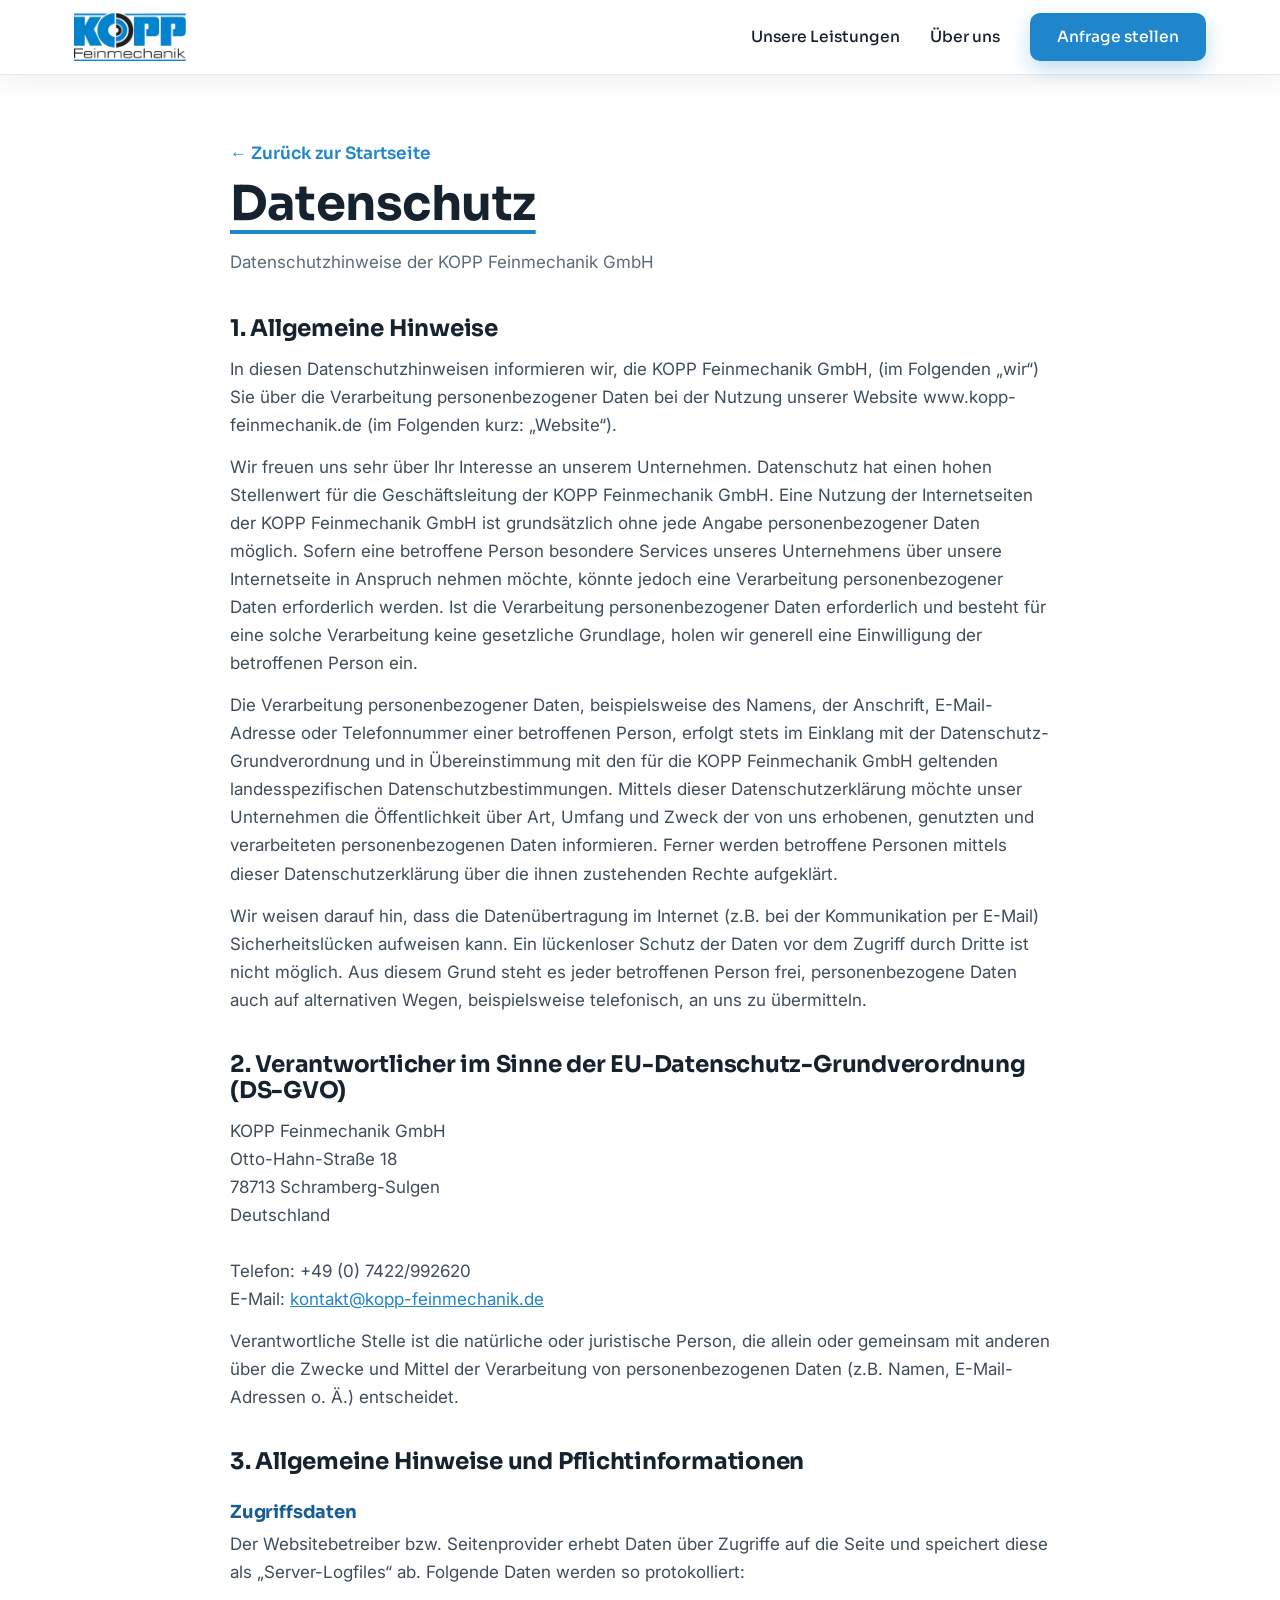
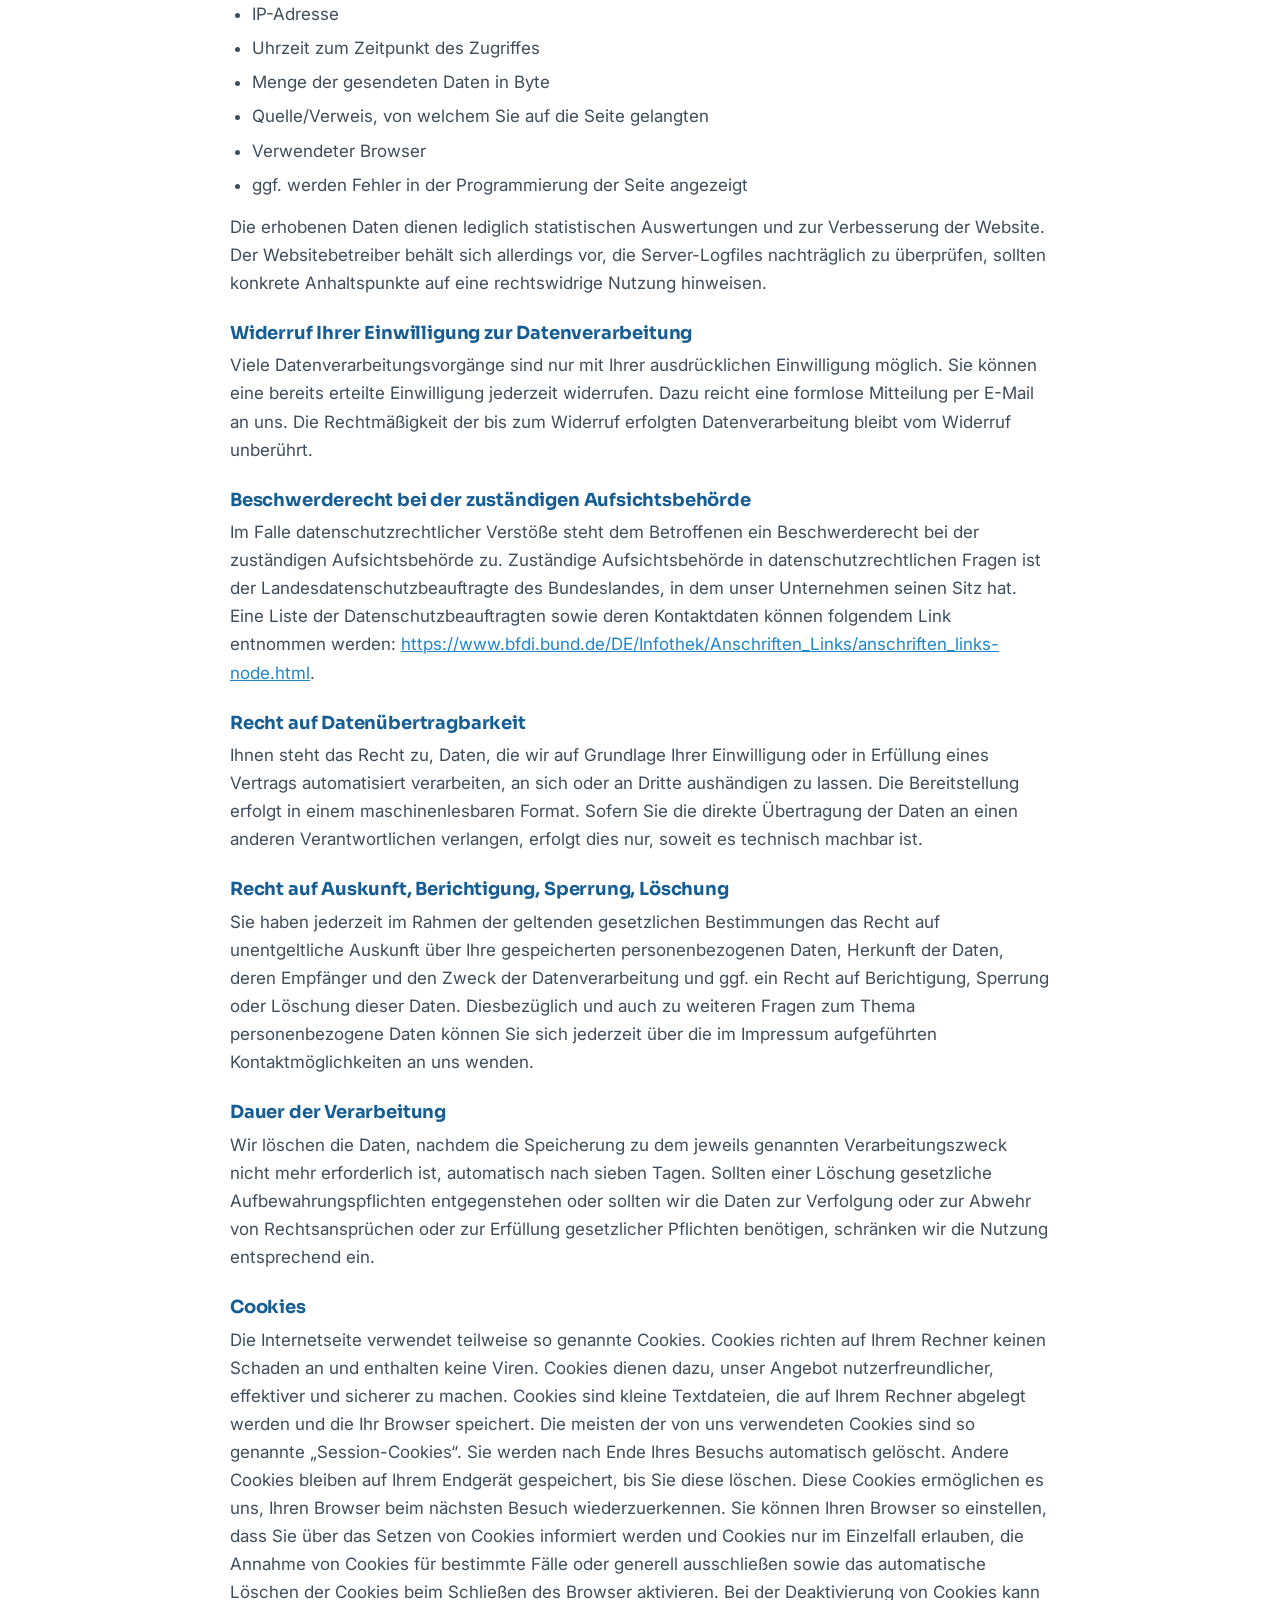
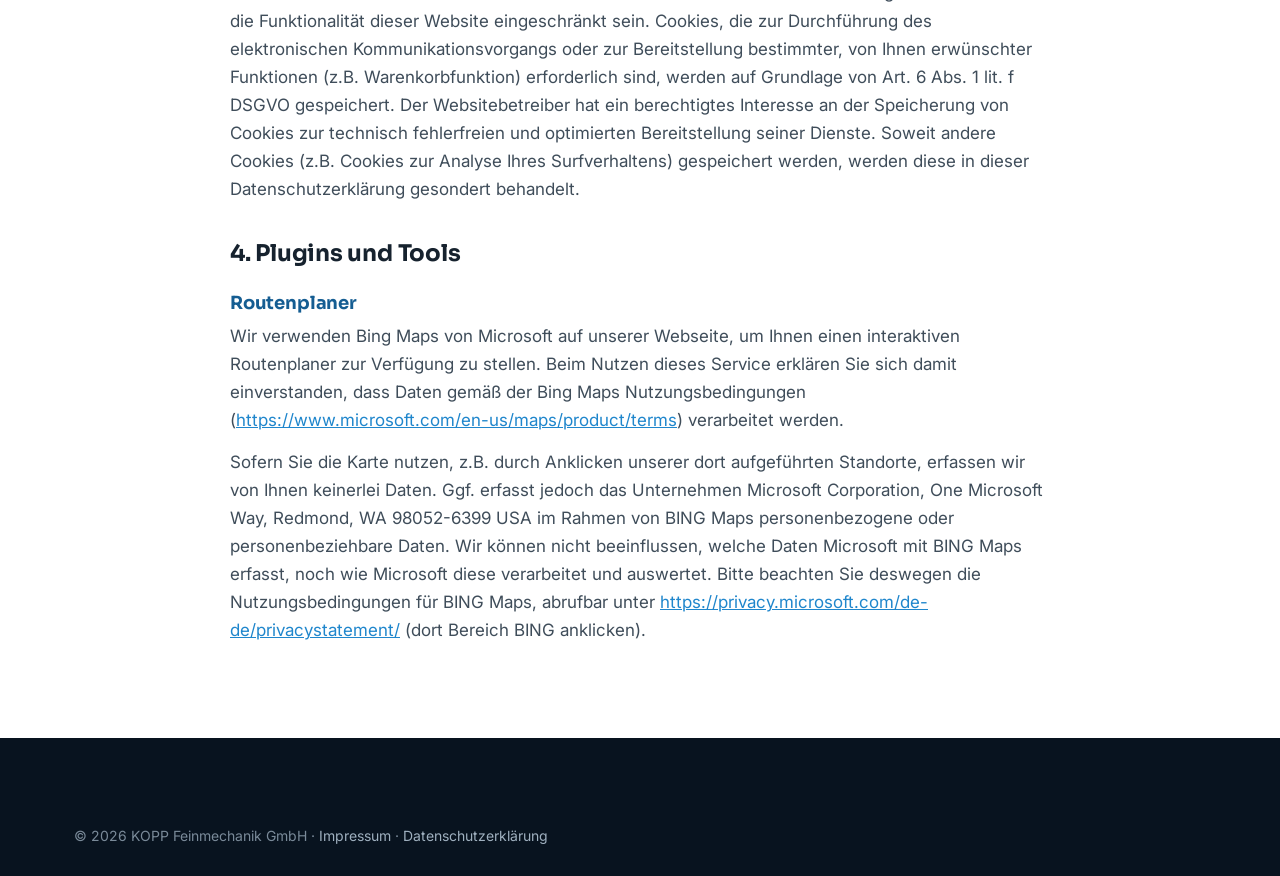
<file: datenschutz.html>
<!DOCTYPE html>
<html lang="de">
<head>
<meta charset="UTF-8" />
<meta name="viewport" content="width=device-width, initial-scale=1.0" />
<title>Datenschutzerklärung · KOPP Feinmechanik GmbH</title>
<meta name="description" content="Datenschutzhinweise der KOPP Feinmechanik GmbH zur Verarbeitung personenbezogener Daten." />
<meta name="robots" content="index,follow" />
<link rel="canonical" href="https://www.kopp-feinmechanik.de/datenschutz.html" />
<link rel="preconnect" href="https://fonts.googleapis.com" />
<link rel="preconnect" href="https://fonts.gstatic.com" crossorigin />
<link href="https://fonts.googleapis.com/css2?family=Sora:wght@400;500;600;700;800&family=Inter:wght@400;500;600;700&display=swap" rel="stylesheet" />
<style>
/* =========================================================
   KOPP Feinmechanik – Stylesheet
   Farben & Stil an der bestehenden OnePage orientiert.
   ========================================================= */

:root{
  --blue:#1f86cc;          /* Primär-Blau (Buttons, Akzente) */
  --blue-600:#1a73b0;
  --blue-700:#155d92;
  --blue-050:#eaf4fb;
  --navy:#0c1b2e;          /* Dunkles Navy (Sektionen, FAQ-Toggle) */
  --navy-700:#13263c;
  --ink:#16222e;           /* Fließtext / Headlines */
  --muted:#5c6b7a;         /* Sekundärtext */
  --line:#e3eaf0;
  --mist:#f3f7fa;          /* helle Sektion */
  --white:#fff;

  --radius:16px;
  --radius-sm:10px;
  --shadow:0 10px 30px rgba(15,40,70,.08);
  --shadow-lg:0 24px 60px rgba(15,40,70,.14);
  --maxw:1180px;
  --ease:cubic-bezier(.22,.61,.36,1);
}

*,*::before,*::after{box-sizing:border-box}
html{scroll-behavior:smooth;-webkit-text-size-adjust:100%}
body{
  margin:0;
  font-family:"Inter",system-ui,-apple-system,Segoe UI,Roboto,sans-serif;
  color:var(--ink);
  background:var(--white);
  line-height:1.65;
  font-size:17px;
  overflow-x:hidden;
}
img{max-width:100%;display:block}
a{color:inherit;text-decoration:none}
h1,h2,h3,h4{font-family:"Sora",system-ui,sans-serif;line-height:1.15;margin:0;color:var(--ink);letter-spacing:-.01em}

.container{width:100%;max-width:var(--maxw);margin:0 auto;padding:0 24px}
.center{text-align:center}
.nowrap{white-space:nowrap}

/* ---------- Buttons ---------- */
.btn{
  display:inline-flex;align-items:center;justify-content:center;gap:.5em;
  font-family:"Sora",sans-serif;font-weight:600;font-size:16px;
  padding:14px 26px;border-radius:var(--radius-sm);border:1.5px solid transparent;
  cursor:pointer;transition:transform .15s var(--ease),background .2s,box-shadow .2s,color .2s;
  text-align:center;line-height:1.2;
}
.btn--primary{background:var(--blue);color:#fff;box-shadow:0 8px 20px rgba(31,134,204,.28)}
.btn--primary:hover{background:var(--blue-600);transform:translateY(-2px);box-shadow:0 12px 26px rgba(31,134,204,.36)}
.btn--light{background:#fff;color:var(--ink);border-color:#fff}
.btn--light:hover{background:transparent;color:#fff;border-color:rgba(255,255,255,.7);transform:translateY(-2px)}
.btn--lg{padding:16px 34px;font-size:17px}
.btn--block{width:100%}

/* ---------- Header / Nav ---------- */
.site-header{
  position:sticky;top:0;z-index:60;
  background:rgba(255,255,255,.92);backdrop-filter:saturate(180%) blur(10px);
  border-bottom:1px solid transparent;transition:box-shadow .25s,border-color .25s;
}
.site-header.is-stuck{box-shadow:0 6px 24px rgba(15,40,70,.07);border-color:var(--line)}
.nav{display:flex;align-items:center;justify-content:space-between;gap:24px;min-height:74px}
.nav__links{display:flex;align-items:center;gap:30px}
.nav__links a{font-family:"Sora",sans-serif;font-weight:500;color:var(--ink);font-size:15.5px;transition:color .2s}
.nav__links a:hover{color:var(--blue)}
.nav__cta{color:#fff !important}
.nav__toggle{display:none;flex-direction:column;gap:5px;background:none;border:0;padding:10px;cursor:pointer}
.nav__toggle span{width:24px;height:2.5px;background:var(--ink);border-radius:2px;transition:.25s var(--ease)}
.nav__toggle[aria-expanded="true"] span:nth-child(1){transform:translateY(7.5px) rotate(45deg)}
.nav__toggle[aria-expanded="true"] span:nth-child(2){opacity:0}
.nav__toggle[aria-expanded="true"] span:nth-child(3){transform:translateY(-7.5px) rotate(-45deg)}

/* ---------- Brand / Logo (nachgebaut) ---------- */
.brand{display:inline-flex;flex-direction:column;align-items:flex-start;line-height:1;color:var(--blue)}
.brand__img{height:48px;width:auto;display:block}
.brand__fallback{display:none;flex-direction:column;align-items:flex-start;line-height:1}
.brand--chip{background:#fff;padding:9px 14px;border-radius:12px;align-self:flex-start}
.brand--chip .brand__img{height:38px}
.brand__word{display:flex;align-items:center;font-family:"Sora",sans-serif;font-weight:800;font-size:30px;letter-spacing:.02em;color:var(--blue)}
.brand__ring{width:.92em;height:.92em;margin:0 .01em;color:var(--blue)}
.brand__sub{font-family:"Sora",sans-serif;font-weight:600;font-size:11px;letter-spacing:.42em;color:var(--blue);margin-top:3px;padding-left:2px}
.brand--light,.brand--light .brand__word,.brand--light .brand__sub,.brand--light .brand__ring{color:#fff}

/* ---------- Headlines: Akzent-Unterstrich (wie Original) ---------- */
.h-accent{
  font-size:clamp(28px,4.4vw,46px);font-weight:700;
  text-decoration:underline;text-decoration-color:var(--blue);
  text-decoration-thickness:4px;text-underline-offset:10px;
  margin-bottom:18px;
}
.h-accent--light{color:#fff;text-decoration-color:var(--blue)}
.h-accent.center{margin-left:auto;margin-right:auto}

/* ---------- Marker-Highlight (wie Original) ---------- */
.mark{
  display:inline;background:var(--blue);color:#fff;
  padding:.06em .3em;border-radius:5px;
  box-decoration-break:clone;-webkit-box-decoration-break:clone;
  font-weight:700;line-height:1.5;
}
.mark--lg{font-size:1.05em}

/* ---------- Sektionen ---------- */
.section{padding:84px 0}
.section--mist{background:var(--mist)}
.section--navy{background:var(--navy);color:#e8eef4}
.section--navy p{color:#b9c6d3}
.section__head{max-width:720px;margin:0 auto 52px}
.lead{font-size:19px;color:var(--muted)}
.lead.center{margin-left:auto;margin-right:auto}
.section__cta{margin-top:48px}

/* ---------- HERO ---------- */
.hero{position:relative;color:#fff;overflow:hidden;isolation:isolate}
.hero__bg{
  position:absolute;inset:0;z-index:-2;
  background:
    radial-gradient(100% 80% at 78% 8%, rgba(31,134,204,.20), transparent 55%),
    linear-gradient(135deg,#0c1c30 0%, #143a5e 55%, #155d92 100%);
  background-color:#0e2640;
}
/* FOTO OPTIONAL: hier ein Gebäudefoto via background-image ergänzen. */
.hero__inner{padding:64px 24px 72px}
.hero__grid{display:grid;grid-template-columns:1.1fr .9fr;gap:40px;align-items:end}
.hero__title{font-size:clamp(34px,5.6vw,62px);font-weight:800;letter-spacing:-.02em;color:#fff}
.hero__title{position:relative;display:inline-block}
.hero__title::after{content:"";display:block;width:170px;height:5px;background:var(--blue);border-radius:3px;margin-top:22px}
.hero__lead{font-size:19px;color:#cdd8e3;margin:0 0 28px}
.hero__actions{display:flex;flex-wrap:wrap;gap:14px}

.stats{display:grid;grid-template-columns:repeat(4,1fr);gap:18px;margin-top:62px}
.stat{
  background:rgba(255,255,255,.07);border:1px solid rgba(255,255,255,.14);
  border-radius:var(--radius);padding:24px 22px;backdrop-filter:blur(6px);
  transition:transform .25s var(--ease),background .25s;
}
.stat:hover{transform:translateY(-4px);background:rgba(255,255,255,.11)}
.stat__icon{
  width:38px;height:38px;border-radius:9px;background:var(--blue);color:#fff;
  display:grid;place-items:center;font-size:13px;margin-bottom:16px;
}
.stat__num{font-family:"Sora",sans-serif;font-weight:700;font-size:23px;color:#fff;line-height:1.2}
.stat__label{font-size:14px;color:#aebccb;margin-top:8px}

/* ---------- Split (Über uns) ---------- */
.split{display:grid;grid-template-columns:1fr 1fr;gap:48px;align-items:center}
.split__text p{color:var(--muted);margin:0 0 16px}
.split__text p:first-of-type{font-size:19px;color:var(--ink)}

/* ---------- Media / Platzhalter ---------- */
.media{position:relative;border-radius:var(--radius);overflow:hidden;background:var(--mist);box-shadow:var(--shadow)}
.media img{width:100%;height:100%;object-fit:cover}
.media__hint{display:none}
.media--portrait{aspect-ratio:4/3}
.media--tall{aspect-ratio:3/4}
/* Platzhalter-Optik, wenn kein Bild vorhanden */
.media--ph{background:var(--mist);border:1px solid var(--line);box-shadow:none;min-height:220px}
.media--ph::before{
  content:"";position:absolute;left:50%;top:calc(50% - 10px);transform:translate(-50%,-50%);
  width:44px;height:36px;border:2px solid #c2d1de;border-radius:8px;
}
.media--ph .media__hint{
  display:block;position:absolute;left:0;right:0;bottom:16px;text-align:center;
  color:#93a3b1;font-size:12.5px;letter-spacing:.03em;font-family:"Sora",sans-serif;
}
.media--vintage.media--ph{background:var(--mist)}

/* ---------- Features (3 Spalten) ---------- */
.features{display:grid;grid-template-columns:repeat(3,1fr);gap:26px;margin-top:64px}
.feature,.point{background:#fff}
.feature__icon{
  width:52px;height:52px;border-radius:12px;background:var(--blue);color:#fff;
  display:grid;place-items:center;margin-bottom:18px;
}
.feature__icon svg,.contact__ico svg{width:26px;height:26px;fill:none;stroke:currentColor;stroke-width:1.8;stroke-linecap:round;stroke-linejoin:round}
.feature h3,.point h3{font-size:21px;margin-bottom:10px}
.feature p,.point p{color:var(--muted);margin:0}

/* ---------- Heritage ---------- */
.heritage{display:grid;grid-template-columns:1fr 1fr 1fr;gap:42px;align-items:start}
.heritage__story p{color:var(--muted);margin:14px 0}
.heritage__story h2{margin-bottom:22px}
.heritage__media .media{aspect-ratio:4/5;align-self:start}
.heritage__points{display:flex;flex-direction:column;gap:34px}
.point .feature__icon{width:46px;height:46px;border-radius:11px;margin-bottom:14px}
.quote{margin:30px 0 0;padding:24px;background:#fff;border:1px solid var(--line);border-radius:var(--radius);box-shadow:var(--shadow)}
.section--mist .quote{background:#fff}
.quote__avatar{
  display:inline-grid;place-items:center;width:52px;height:52px;border-radius:50%;
  background:var(--navy);color:#fff;font-family:"Sora",sans-serif;font-weight:700;font-size:18px;margin-bottom:14px;
}
.quote blockquote{margin:0;font-family:"Sora",sans-serif;font-weight:600;font-size:20px;line-height:1.4;color:var(--ink)}
.quote figcaption{margin-top:12px;color:var(--muted);font-size:15px}

/* ---------- Leistungs-Karten ---------- */
.cards{display:grid;grid-template-columns:repeat(3,1fr);gap:26px}
.card-svc{
  display:flex;flex-direction:column;gap:12px;
  background:#fff;border:1px solid var(--line);border-radius:var(--radius);
  padding:30px 28px;box-shadow:var(--shadow);
  transition:transform .25s var(--ease),box-shadow .25s,border-color .25s;
}
.card-svc:hover{transform:translateY(-5px);box-shadow:var(--shadow-lg);border-color:#cfe0ee}
.card-svc__icon{
  width:52px;height:52px;border-radius:12px;background:var(--blue-050);color:var(--blue);
  display:grid;place-items:center;margin-bottom:6px;
}
.card-svc__icon svg{width:26px;height:26px;fill:none;stroke:currentColor;stroke-width:1.8;stroke-linecap:round;stroke-linejoin:round}
.card-svc h3{color:var(--ink);font-size:22px}
.card-svc p{color:var(--muted);margin:0;font-size:15.5px}

/* ---------- Leistungs-Detail (alternierend) ---------- */
.svc-detail{display:grid;grid-template-columns:1fr 1fr;gap:48px;align-items:center;margin-top:70px;scroll-margin-top:100px}
.svc-detail--reverse .svc-detail__media{order:-1}
.svc-detail__text p{color:var(--muted);margin:0 0 14px}
.svc-detail__text h3{font-size:clamp(24px,3vw,32px);margin-bottom:22px}
.svc-detail__media .media{aspect-ratio:4/3}

/* ---------- Qualität ---------- */
.quality{display:grid;grid-template-columns:1fr 1fr;gap:48px;align-items:center}
.quality__media{display:grid;grid-template-columns:1fr 1fr;gap:18px}
.quality__media .media{aspect-ratio:3/4}
.checks{list-style:none;padding:0;margin:26px 0 0;display:flex;flex-direction:column;gap:16px}
.checks li{display:flex;align-items:center;gap:14px;font-family:"Sora",sans-serif;font-weight:500;font-size:18px}
.checks__box{
  flex:0 0 auto;width:30px;height:30px;border-radius:8px;background:var(--blue);color:#fff;
  display:grid;place-items:center;font-size:16px;font-weight:700;
}

/* ---------- FAQ ---------- */
.faq{display:grid;grid-template-columns:.85fr 1.15fr;gap:48px;align-items:start}
.faq__aside h2{margin-bottom:34px}
.faq__cta{margin-top:40px}
.faq__cta p{font-family:"Sora",sans-serif;font-weight:600;color:var(--ink);margin:0 0 16px;font-size:18px}
.faq__list{display:flex;flex-direction:column;gap:14px}
.acc{background:var(--blue);border-radius:12px;overflow:hidden;color:#fff;transition:background .2s}
.acc summary{
  list-style:none;cursor:pointer;display:flex;align-items:center;justify-content:space-between;gap:16px;
  padding:20px 22px;font-family:"Sora",sans-serif;font-weight:600;font-size:17.5px;
}
.acc summary::-webkit-details-marker{display:none}
.acc__ico{
  flex:0 0 auto;width:38px;height:38px;border-radius:9px;background:var(--navy);color:#fff;
  display:grid;place-items:center;font-size:24px;font-weight:400;transition:transform .25s var(--ease);
}
.acc[open] .acc__ico{transform:rotate(45deg)}
.acc__body{padding:0 22px 22px}
.acc__body p{margin:0;color:#eaf2fb;font-family:"Inter",sans-serif;font-weight:400;font-size:16px;line-height:1.6}

/* ---------- Kontakt ---------- */
.contact{display:grid;grid-template-columns:1fr 1.05fr;gap:54px;align-items:start}
.contact__intro p{color:#b9c6d3;font-size:18px}
.contact__info{list-style:none;padding:0;margin:30px 0 0;display:flex;flex-direction:column;gap:20px}
.contact__info li{display:flex;align-items:flex-start;gap:16px;color:#e8eef4;line-height:1.5}
.contact__info a{color:#e8eef4}
.contact__info a:hover{color:#fff;text-decoration:underline}
.contact__ico{flex:0 0 auto;width:42px;height:42px;border-radius:10px;background:rgba(255,255,255,.1);color:#7fc0ef;display:grid;place-items:center}

.contact__form{background:#fff;border-radius:var(--radius);padding:30px;box-shadow:var(--shadow-lg)}
.hp{position:absolute;left:-9999px;opacity:0}
.field{margin-bottom:16px}
.field-row{display:grid;grid-template-columns:1fr 1fr;gap:16px}
.field label{display:block;font-family:"Sora",sans-serif;font-weight:500;font-size:14px;color:var(--ink);margin-bottom:7px}
.field input,.field textarea{
  width:100%;padding:13px 15px;border:1.5px solid var(--line);border-radius:var(--radius-sm);
  font-family:"Inter",sans-serif;font-size:16px;color:var(--ink);background:#fcfdfe;transition:border-color .2s,box-shadow .2s;
}
.field input:focus,.field textarea:focus{outline:none;border-color:var(--blue);box-shadow:0 0 0 3px rgba(31,134,204,.15)}
.field textarea{resize:vertical}
.consent{display:flex;gap:12px;align-items:flex-start;margin:8px 0 20px;font-size:14px;color:var(--muted);line-height:1.5}
.consent input{margin-top:3px;width:18px;height:18px;flex:0 0 auto;accent-color:var(--blue)}
.consent a{color:var(--blue);text-decoration:underline}
.form-note{text-align:center;font-size:14px;color:var(--muted);margin:16px 0 0}
.form-note a{color:var(--blue)}
.contact__form-success{text-align:center;padding:30px 10px}
.contact__form-success-icon{width:64px;height:64px;border-radius:50%;background:var(--blue);color:#fff;display:grid;place-items:center;font-size:32px;margin:0 auto 18px}
.contact__form-success h3{font-size:24px;margin-bottom:8px}
.contact__form-success p{color:var(--muted)}

/* ---------- Footer ---------- */
.site-footer{background:#08131f;color:#9fb0bf;padding:64px 0 0}
.footer__grid{display:grid;grid-template-columns:1.6fr 1fr 1fr 1fr;gap:36px;padding-bottom:46px}
.footer__brand p{margin:18px 0 0;max-width:280px;font-size:15px}
.footer__col h4{font-size:14px;letter-spacing:.08em;text-transform:uppercase;color:#fff;margin-bottom:16px}
.footer__col a,.footer__col p{display:block;color:#9fb0bf;margin:0 0 9px;font-size:15px;transition:color .2s}
.footer__col a:hover{color:#fff}
.footer__bottom{border-top:1px solid rgba(255,255,255,.08);padding-top:22px;padding-bottom:28px}
.footer__bottom p{margin:0;font-size:14px;color:#7a8a99}

/* ---------- Rechtliche Seiten ---------- */
.legal{padding:64px 0 80px}
.legal__head{max-width:820px;margin:0 auto 40px}
.legal__head h1{font-size:clamp(32px,5vw,48px);text-decoration:underline;text-decoration-color:var(--blue);text-decoration-thickness:4px;text-underline-offset:10px}
.legal__body{max-width:820px;margin:0 auto}
.legal__body h2{font-size:23px;margin:38px 0 12px;color:var(--ink)}
.legal__body h3{font-size:18px;margin:26px 0 8px;color:var(--blue-700)}
.legal__body p{color:#3f4d5a;margin:0 0 14px}
.legal__body ul{color:#3f4d5a;margin:0 0 14px;padding-left:22px}
.legal__body li{margin-bottom:6px}
.legal__body a{color:var(--blue);text-decoration:underline;word-break:break-word}
.legal__back{display:inline-flex;align-items:center;gap:8px;margin-bottom:8px;color:var(--blue);font-family:"Sora",sans-serif;font-weight:600}
.legal address{font-style:normal}

/* ---------- Sticky CTA (mobil) ---------- */
.sticky-cta{
  position:fixed;left:50%;bottom:18px;transform:translateX(-50%) translateY(140%);
  z-index:55;background:var(--blue);color:#fff;font-family:"Sora",sans-serif;font-weight:600;
  padding:14px 30px;border-radius:50px;box-shadow:0 12px 30px rgba(31,134,204,.45);
  transition:transform .3s var(--ease);
}
.sticky-cta.show{transform:translateX(-50%) translateY(0)}

/* ---------- Reveal-Animation ---------- */
[data-reveal]{opacity:1;transform:none}
[data-reveal].in{opacity:1;transform:none}

/* =========================================================
   RESPONSIVE
   ========================================================= */
@media (max-width:980px){
  .hero__grid{grid-template-columns:1fr;gap:22px;align-items:start}
  .stats{grid-template-columns:1fr 1fr}
  .split,.quality,.contact,.faq{grid-template-columns:1fr;gap:34px}
  .heritage{grid-template-columns:1fr;gap:34px}
  .heritage__media .media{aspect-ratio:16/10}
  .features,.cards{grid-template-columns:1fr 1fr}
  .footer__grid{grid-template-columns:1fr 1fr}
}

@media (max-width:760px){
  body{font-size:16px}
  .section{padding:60px 0}
  .nav__toggle{display:flex}
  .nav__links{
    position:fixed;inset:74px 0 auto 0;flex-direction:column;align-items:stretch;gap:0;
    background:#fff;border-bottom:1px solid var(--line);padding:8px 24px 22px;
    transform:translateY(-120%);transition:transform .3s var(--ease);box-shadow:var(--shadow);
  }
  .nav__links.open{transform:translateY(0)}
  .nav__links a{padding:14px 4px;border-bottom:1px solid var(--line);font-size:17px}
  .nav__cta{margin-top:12px;border-bottom:0 !important}
  .nav__links .btn{padding:14px 26px}
  .hero__inner{padding:48px 24px 56px}
  .hero__title::after{margin-top:18px}
  .features,.cards,.stats,.field-row,.quality__media{grid-template-columns:1fr}
  .svc-detail,.svc-detail--reverse{grid-template-columns:1fr;gap:26px}
  .svc-detail--reverse .svc-detail__media{order:0}
  .footer__grid{grid-template-columns:1fr}
  .faq__aside h2{margin-bottom:22px}
  .acc summary{font-size:16px;padding:17px 18px}
  .contact__form{padding:22px}
  .sticky-cta{padding:13px 26px;font-size:15px}
}

@media (min-width:761px){.sticky-cta{display:none}}

@media (prefers-reduced-motion:reduce){
  *{scroll-behavior:auto !important}
  [data-reveal]{opacity:1;transform:none;transition:none}
  .btn,.stat,.card-svc{transition:none}
}

  </style>
<link rel="icon" type="image/svg+xml" href="[data-uri]" />
</head>
<body id="top">

<header class="site-header is-stuck">
  <div class="container nav">
    <a class="brand" href="index.html" aria-label="KOPP Feinmechanik – Startseite">
      <img class="brand__img" src="md2x.png" data-src="md2x.png,logo.png,logo.webp,logo.jpg,logo.svg" alt="KOPP Feinmechanik" />
      <span class="brand__fallback" aria-hidden="true">
        <span class="brand__word">K<svg class="brand__ring" viewBox="0 0 32 32" aria-hidden="true"><circle cx="16" cy="16" r="14" fill="none" stroke="currentColor" stroke-width="3.2"/><circle cx="16" cy="16" r="7.5" fill="none" stroke="currentColor" stroke-width="3.2"/><circle cx="16" cy="16" r="2.2" fill="currentColor"/></svg>PP</span>
        <span class="brand__sub">FEINMECHANIK</span>
      </span>
    </a>
    <nav class="nav__links" id="navLinks" aria-label="Hauptnavigation">
      <a href="index.html#leistungen">Unsere Leistungen</a>
      <a href="index.html#ueber-uns">Über uns</a>
      <a href="index.html#kontakt" class="btn btn--primary nav__cta">Anfrage stellen</a>
    </nav>
    <button class="nav__toggle" id="navToggle" aria-label="Menü öffnen" aria-expanded="false">
      <span></span><span></span><span></span>
    </button>
  </div>
</header>

<main class="legal container">
  <div class="legal__head">
    <a href="index.html" class="legal__back">← Zurück zur Startseite</a>
    <h1>Datenschutz</h1>
    <p style="color:#5c6b7a">Datenschutzhinweise der KOPP Feinmechanik GmbH</p>
  </div>

  <div class="legal__body">
    <h2>1. Allgemeine Hinweise</h2>
    <p>In diesen Datenschutzhinweisen informieren wir, die KOPP Feinmechanik GmbH, (im Folgenden „wir“) Sie über die Verarbeitung personenbezogener Daten bei der Nutzung unserer Website www.kopp-feinmechanik.de (im Folgenden kurz: „Website“).</p>
    <p>Wir freuen uns sehr über Ihr Interesse an unserem Unternehmen. Datenschutz hat einen hohen Stellenwert für die Geschäftsleitung der KOPP Feinmechanik GmbH. Eine Nutzung der Internetseiten der KOPP Feinmechanik GmbH ist grundsätzlich ohne jede Angabe personenbezogener Daten möglich. Sofern eine betroffene Person besondere Services unseres Unternehmens über unsere Internetseite in Anspruch nehmen möchte, könnte jedoch eine Verarbeitung personenbezogener Daten erforderlich werden. Ist die Verarbeitung personenbezogener Daten erforderlich und besteht für eine solche Verarbeitung keine gesetzliche Grundlage, holen wir generell eine Einwilligung der betroffenen Person ein.</p>
    <p>Die Verarbeitung personenbezogener Daten, beispielsweise des Namens, der Anschrift, E-Mail-Adresse oder Telefonnummer einer betroffenen Person, erfolgt stets im Einklang mit der Datenschutz-Grundverordnung und in Übereinstimmung mit den für die KOPP Feinmechanik GmbH geltenden landesspezifischen Datenschutzbestimmungen. Mittels dieser Datenschutzerklärung möchte unser Unternehmen die Öffentlichkeit über Art, Umfang und Zweck der von uns erhobenen, genutzten und verarbeiteten personenbezogenen Daten informieren. Ferner werden betroffene Personen mittels dieser Datenschutzerklärung über die ihnen zustehenden Rechte aufgeklärt.</p>
    <p>Wir weisen darauf hin, dass die Datenübertragung im Internet (z.B. bei der Kommunikation per E-Mail) Sicherheitslücken aufweisen kann. Ein lückenloser Schutz der Daten vor dem Zugriff durch Dritte ist nicht möglich. Aus diesem Grund steht es jeder betroffenen Person frei, personenbezogene Daten auch auf alternativen Wegen, beispielsweise telefonisch, an uns zu übermitteln.</p>

    <h2>2. Verantwortlicher im Sinne der EU-Datenschutz-Grundverordnung (DS-GVO)</h2>
    <p>
      KOPP Feinmechanik GmbH<br>
      Otto-Hahn-Straße 18<br>
      78713 Schramberg-Sulgen<br>
      Deutschland<br><br>
      Telefon: +49 (0) 7422/992620<br>
      E-Mail: <a href="mailto:kontakt@kopp-feinmechanik.de">kontakt@kopp-feinmechanik.de</a>
    </p>
    <p>Verantwortliche Stelle ist die natürliche oder juristische Person, die allein oder gemeinsam mit anderen über die Zwecke und Mittel der Verarbeitung von personenbezogenen Daten (z.B. Namen, E-Mail-Adressen o. Ä.) entscheidet.</p>

    <h2>3. Allgemeine Hinweise und Pflichtinformationen</h2>
    <h3>Zugriffsdaten</h3>
    <p>Der Websitebetreiber bzw. Seitenprovider erhebt Daten über Zugriffe auf die Seite und speichert diese als „Server-Logfiles“ ab. Folgende Daten werden so protokolliert:</p>
    <ul>
      <li>IP-Adresse</li>
      <li>Uhrzeit zum Zeitpunkt des Zugriffes</li>
      <li>Menge der gesendeten Daten in Byte</li>
      <li>Quelle/Verweis, von welchem Sie auf die Seite gelangten</li>
      <li>Verwendeter Browser</li>
      <li>ggf. werden Fehler in der Programmierung der Seite angezeigt</li>
    </ul>
    <p>Die erhobenen Daten dienen lediglich statistischen Auswertungen und zur Verbesserung der Website. Der Websitebetreiber behält sich allerdings vor, die Server-Logfiles nachträglich zu überprüfen, sollten konkrete Anhaltspunkte auf eine rechtswidrige Nutzung hinweisen.</p>

    <h3>Widerruf Ihrer Einwilligung zur Datenverarbeitung</h3>
    <p>Viele Datenverarbeitungsvorgänge sind nur mit Ihrer ausdrücklichen Einwilligung möglich. Sie können eine bereits erteilte Einwilligung jederzeit widerrufen. Dazu reicht eine formlose Mitteilung per E-Mail an uns. Die Rechtmäßigkeit der bis zum Widerruf erfolgten Datenverarbeitung bleibt vom Widerruf unberührt.</p>

    <h3>Beschwerderecht bei der zuständigen Aufsichtsbehörde</h3>
    <p>Im Falle datenschutzrechtlicher Verstöße steht dem Betroffenen ein Beschwerderecht bei der zuständigen Aufsichtsbehörde zu. Zuständige Aufsichtsbehörde in datenschutzrechtlichen Fragen ist der Landesdatenschutzbeauftragte des Bundeslandes, in dem unser Unternehmen seinen Sitz hat. Eine Liste der Datenschutzbeauftragten sowie deren Kontaktdaten können folgendem Link entnommen werden: <a href="https://www.bfdi.bund.de/DE/Infothek/Anschriften_Links/anschriften_links-node.html" target="_blank" rel="noopener">https://www.bfdi.bund.de/DE/Infothek/Anschriften_Links/anschriften_links-node.html</a>.</p>

    <h3>Recht auf Datenübertragbarkeit</h3>
    <p>Ihnen steht das Recht zu, Daten, die wir auf Grundlage Ihrer Einwilligung oder in Erfüllung eines Vertrags automatisiert verarbeiten, an sich oder an Dritte aushändigen zu lassen. Die Bereitstellung erfolgt in einem maschinenlesbaren Format. Sofern Sie die direkte Übertragung der Daten an einen anderen Verantwortlichen verlangen, erfolgt dies nur, soweit es technisch machbar ist.</p>

    <h3>Recht auf Auskunft, Berichtigung, Sperrung, Löschung</h3>
    <p>Sie haben jederzeit im Rahmen der geltenden gesetzlichen Bestimmungen das Recht auf unentgeltliche Auskunft über Ihre gespeicherten personenbezogenen Daten, Herkunft der Daten, deren Empfänger und den Zweck der Datenverarbeitung und ggf. ein Recht auf Berichtigung, Sperrung oder Löschung dieser Daten. Diesbezüglich und auch zu weiteren Fragen zum Thema personenbezogene Daten können Sie sich jederzeit über die im Impressum aufgeführten Kontaktmöglichkeiten an uns wenden.</p>

    <h3>Dauer der Verarbeitung</h3>
    <p>Wir löschen die Daten, nachdem die Speicherung zu dem jeweils genannten Verarbeitungszweck nicht mehr erforderlich ist, automatisch nach sieben Tagen. Sollten einer Löschung gesetzliche Aufbewahrungspflichten entgegenstehen oder sollten wir die Daten zur Verfolgung oder zur Abwehr von Rechtsansprüchen oder zur Erfüllung gesetzlicher Pflichten benötigen, schränken wir die Nutzung entsprechend ein.</p>

    <h3>Cookies</h3>
    <p>Die Internetseite verwendet teilweise so genannte Cookies. Cookies richten auf Ihrem Rechner keinen Schaden an und enthalten keine Viren. Cookies dienen dazu, unser Angebot nutzerfreundlicher, effektiver und sicherer zu machen. Cookies sind kleine Textdateien, die auf Ihrem Rechner abgelegt werden und die Ihr Browser speichert. Die meisten der von uns verwendeten Cookies sind so genannte „Session-Cookies“. Sie werden nach Ende Ihres Besuchs automatisch gelöscht. Andere Cookies bleiben auf Ihrem Endgerät gespeichert, bis Sie diese löschen. Diese Cookies ermöglichen es uns, Ihren Browser beim nächsten Besuch wiederzuerkennen. Sie können Ihren Browser so einstellen, dass Sie über das Setzen von Cookies informiert werden und Cookies nur im Einzelfall erlauben, die Annahme von Cookies für bestimmte Fälle oder generell ausschließen sowie das automatische Löschen der Cookies beim Schließen des Browser aktivieren. Bei der Deaktivierung von Cookies kann die Funktionalität dieser Website eingeschränkt sein. Cookies, die zur Durchführung des elektronischen Kommunikationsvorgangs oder zur Bereitstellung bestimmter, von Ihnen erwünschter Funktionen (z.B. Warenkorbfunktion) erforderlich sind, werden auf Grundlage von Art. 6 Abs. 1 lit. f DSGVO gespeichert. Der Websitebetreiber hat ein berechtigtes Interesse an der Speicherung von Cookies zur technisch fehlerfreien und optimierten Bereitstellung seiner Dienste. Soweit andere Cookies (z.B. Cookies zur Analyse Ihres Surfverhaltens) gespeichert werden, werden diese in dieser Datenschutzerklärung gesondert behandelt.</p>

    <h2>4. Plugins und Tools</h2>
    <h3>Routenplaner</h3>
    <p>Wir verwenden Bing Maps von Microsoft auf unserer Webseite, um Ihnen einen interaktiven Routenplaner zur Verfügung zu stellen. Beim Nutzen dieses Service erklären Sie sich damit einverstanden, dass Daten gemäß der Bing Maps Nutzungsbedingungen (<a href="https://www.microsoft.com/en-us/maps/product/terms" target="_blank" rel="noopener">https://www.microsoft.com/en-us/maps/product/terms</a>) verarbeitet werden.</p>
    <p>Sofern Sie die Karte nutzen, z.B. durch Anklicken unserer dort aufgeführten Standorte, erfassen wir von Ihnen keinerlei Daten. Ggf. erfasst jedoch das Unternehmen Microsoft Corporation, One Microsoft Way, Redmond, WA 98052-6399 USA im Rahmen von BING Maps personenbezogene oder personenbeziehbare Daten. Wir können nicht beeinflussen, welche Daten Microsoft mit BING Maps erfasst, noch wie Microsoft diese verarbeitet und auswertet. Bitte beachten Sie deswegen die Nutzungsbedingungen für BING Maps, abrufbar unter <a href="https://privacy.microsoft.com/de-de/privacystatement/" target="_blank" rel="noopener">https://privacy.microsoft.com/de-de/privacystatement/</a> (dort Bereich BING anklicken).</p>
  </div>
</main>

<footer class="site-footer">
  <div class="container footer__bottom" style="border-top:0">
    <p>© <span id="year">2025</span> KOPP Feinmechanik GmbH ·
      <a href="impressum.html" style="color:#9fb0bf">Impressum</a> ·
      <a href="datenschutz.html" style="color:#9fb0bf">Datenschutzerklärung</a></p>
  </div>
</footer>

<script>
/* =========================================================
   KOPP Feinmechanik – main.js
   ========================================================= */
(function () {
  'use strict';

  /* ---- aktuelles Jahr ---- */
  var y = document.getElementById('year');
  if (y) y.textContent = new Date().getFullYear();

  /* ---- Logo laden (Original logo.png), sonst Schriftzug-Fallback ---- */
  document.querySelectorAll('.brand__img').forEach(function (img) {
    var cands = (img.getAttribute('data-src') || '').split(',');
    var i = 1; /* src-Attribut entspricht cands[0] und lädt bereits */
    img.addEventListener('error', function () {
      if (i < cands.length) { img.src = cands[i++].trim(); return; }
      img.style.display = 'none';
      var fb = img.parentElement.querySelector('.brand__fallback');
      if (fb) fb.style.display = 'inline-flex';
    });
  });

  /* ---- Mobile-Navigation ---- */
  var toggle = document.getElementById('navToggle');
  var links = document.getElementById('navLinks');
  if (toggle && links) {
    toggle.addEventListener('click', function () {
      var open = links.classList.toggle('open');
      toggle.setAttribute('aria-expanded', open ? 'true' : 'false');
      toggle.setAttribute('aria-label', open ? 'Menü schließen' : 'Menü öffnen');
    });
    links.querySelectorAll('a').forEach(function (a) {
      a.addEventListener('click', function () {
        links.classList.remove('open');
        toggle.setAttribute('aria-expanded', 'false');
      });
    });
  }

  /* ---- Header-Schatten + Sticky-CTA bei Scroll ---- */
  var header = document.getElementById('header');
  var cta = document.querySelector('.sticky-cta');
  function onScroll() {
    var sc = window.pageYOffset || document.documentElement.scrollTop;
    if (header) header.classList.toggle('is-stuck', sc > 8);
    if (cta) cta.classList.toggle('show', sc > 700);
  }
  window.addEventListener('scroll', onScroll, { passive: true });
  onScroll();

  /* ---- Reveal-on-scroll ---- */
  var reveal = document.querySelectorAll('[data-reveal]');
  if ('IntersectionObserver' in window && reveal.length) {
    var io = new IntersectionObserver(function (entries) {
      entries.forEach(function (e) {
        if (e.isIntersecting) { e.target.classList.add('in'); io.unobserve(e.target); }
      });
    }, { threshold: 0.12, rootMargin: '0px 0px -40px 0px' });
    reveal.forEach(function (el) { io.observe(el); });
  } else {
    reveal.forEach(function (el) { el.classList.add('in'); });
  }

  /* ---- Zähler-Animation (z.B. 80+) ---- */
  var counters = document.querySelectorAll('.count');
  if ('IntersectionObserver' in window && counters.length) {
    var cObs = new IntersectionObserver(function (entries) {
      entries.forEach(function (e) {
        if (!e.isIntersecting) return;
        var el = e.target;
        var target = parseInt(el.getAttribute('data-target'), 10) || 0;
        var suffix = el.getAttribute('data-suffix') || '';
        var start = null, dur = 1100;
        function step(ts) {
          if (!start) start = ts;
          var p = Math.min((ts - start) / dur, 1);
          el.textContent = Math.floor(p * target) + (p === 1 ? suffix : '');
          if (p < 1) requestAnimationFrame(step);
        }
        requestAnimationFrame(step);
        cObs.unobserve(el);
      });
    }, { threshold: 0.6 });
    counters.forEach(function (el) { cObs.observe(el); });
  }

  /* ---- FAQ: immer nur eine Frage offen ---- */
  var accs = document.querySelectorAll('.acc');
  accs.forEach(function (d) {
    d.addEventListener('toggle', function () {
      if (d.open) {
        accs.forEach(function (o) { if (o !== d) o.open = false; });
      }
    });
  });

  /* ---- Kontaktformular (Web3Forms) ----
     Einrichtung:
       1. Auf https://web3forms.com mit kontakt@kopp-feinmechanik.de einen
          kostenlosen Access-Key per E-Mail anfordern.
       2. Den Key unten in WEB3FORMS_ACCESS_KEY einsetzen – fertig.
     Solange der Platzhalter steht, öffnet das Formular ersatzweise das
     E-Mail-Programm (mailto), es geht also keine Anfrage verloren. */
  var WEB3FORMS_ACCESS_KEY = 'HIER-WEB3FORMS-ACCESS-KEY-EINSETZEN';
  var FALLBACK_MAIL = 'kontakt@kopp-feinmechanik.de';

  var form = document.getElementById('contactForm');
  if (!form) return;

  function escapeHtml(s) {
    return String(s || '').replace(/[&<>"']/g, function (c) {
      return { '&': '&amp;', '<': '&lt;', '>': '&gt;', '"': '&quot;', "'": '&#39;' }[c];
    });
  }

  form.addEventListener('submit', async function (e) {
    e.preventDefault();
    if (!form.checkValidity()) { form.reportValidity(); return; }

    var btn = form.querySelector('button[type="submit"]');
    var originalLabel = btn ? btn.innerHTML : '';
    var fd = new FormData(form);
    var data = Object.fromEntries(fd.entries());

    /* Fallback ohne gültigen Key: E-Mail-Programm öffnen */
    if (!WEB3FORMS_ACCESS_KEY || WEB3FORMS_ACCESS_KEY.indexOf('HIER-') === 0) {
      var body = 'Name: ' + (data.name || '') + '\nUnternehmen: ' + (data.firma || '') +
        '\nTelefon: ' + (data.telefon || '') + '\nE-Mail: ' + (data.email || '') +
        '\n\nAnfrage:\n' + (data.nachricht || '');
      window.location.href = 'mailto:' + FALLBACK_MAIL +
        '?subject=' + encodeURIComponent('Anfrage über kopp-feinmechanik.de') +
        '&body=' + encodeURIComponent(body);
      return;
    }

    if (btn) { btn.disabled = true; btn.innerHTML = 'Wird gesendet …'; }
    fd.append('access_key', WEB3FORMS_ACCESS_KEY);

    try {
      var res = await fetch('https://api.web3forms.com/submit', {
        method: 'POST',
        headers: { Accept: 'application/json' },
        body: fd
      });
      var json = await res.json().catch(function () { return {}; });
      if (!res.ok || json.success === false) throw new Error(json.message || 'Submit failed');

      form.innerHTML =
        '<div class="contact__form-success">' +
        '<div class="contact__form-success-icon">✓</div>' +
        '<h3>Vielen Dank, ' + escapeHtml(data.name) + '!</h3>' +
        '<p>Ihre Anfrage ist bei uns eingegangen. Wir melden uns kurzfristig unter <b>' +
        escapeHtml(data.email) + '</b> bei Ihnen.</p></div>';
    } catch (err) {
      if (btn) { btn.disabled = false; btn.innerHTML = originalLabel; }
      alert('Beim Senden ist etwas schiefgegangen. Bitte schreiben Sie uns direkt an ' +
        FALLBACK_MAIL + ' oder rufen Sie +49 7422 9926-0 an.');
    }
  });
})();

</script>
<!-- WEBUNDO Analytics -->
<script src="https://analytics.laendle-digital.com/tracker.js" data-website-id="kopp_feinmechanik" defer></script>
</body>
</html>
</file>
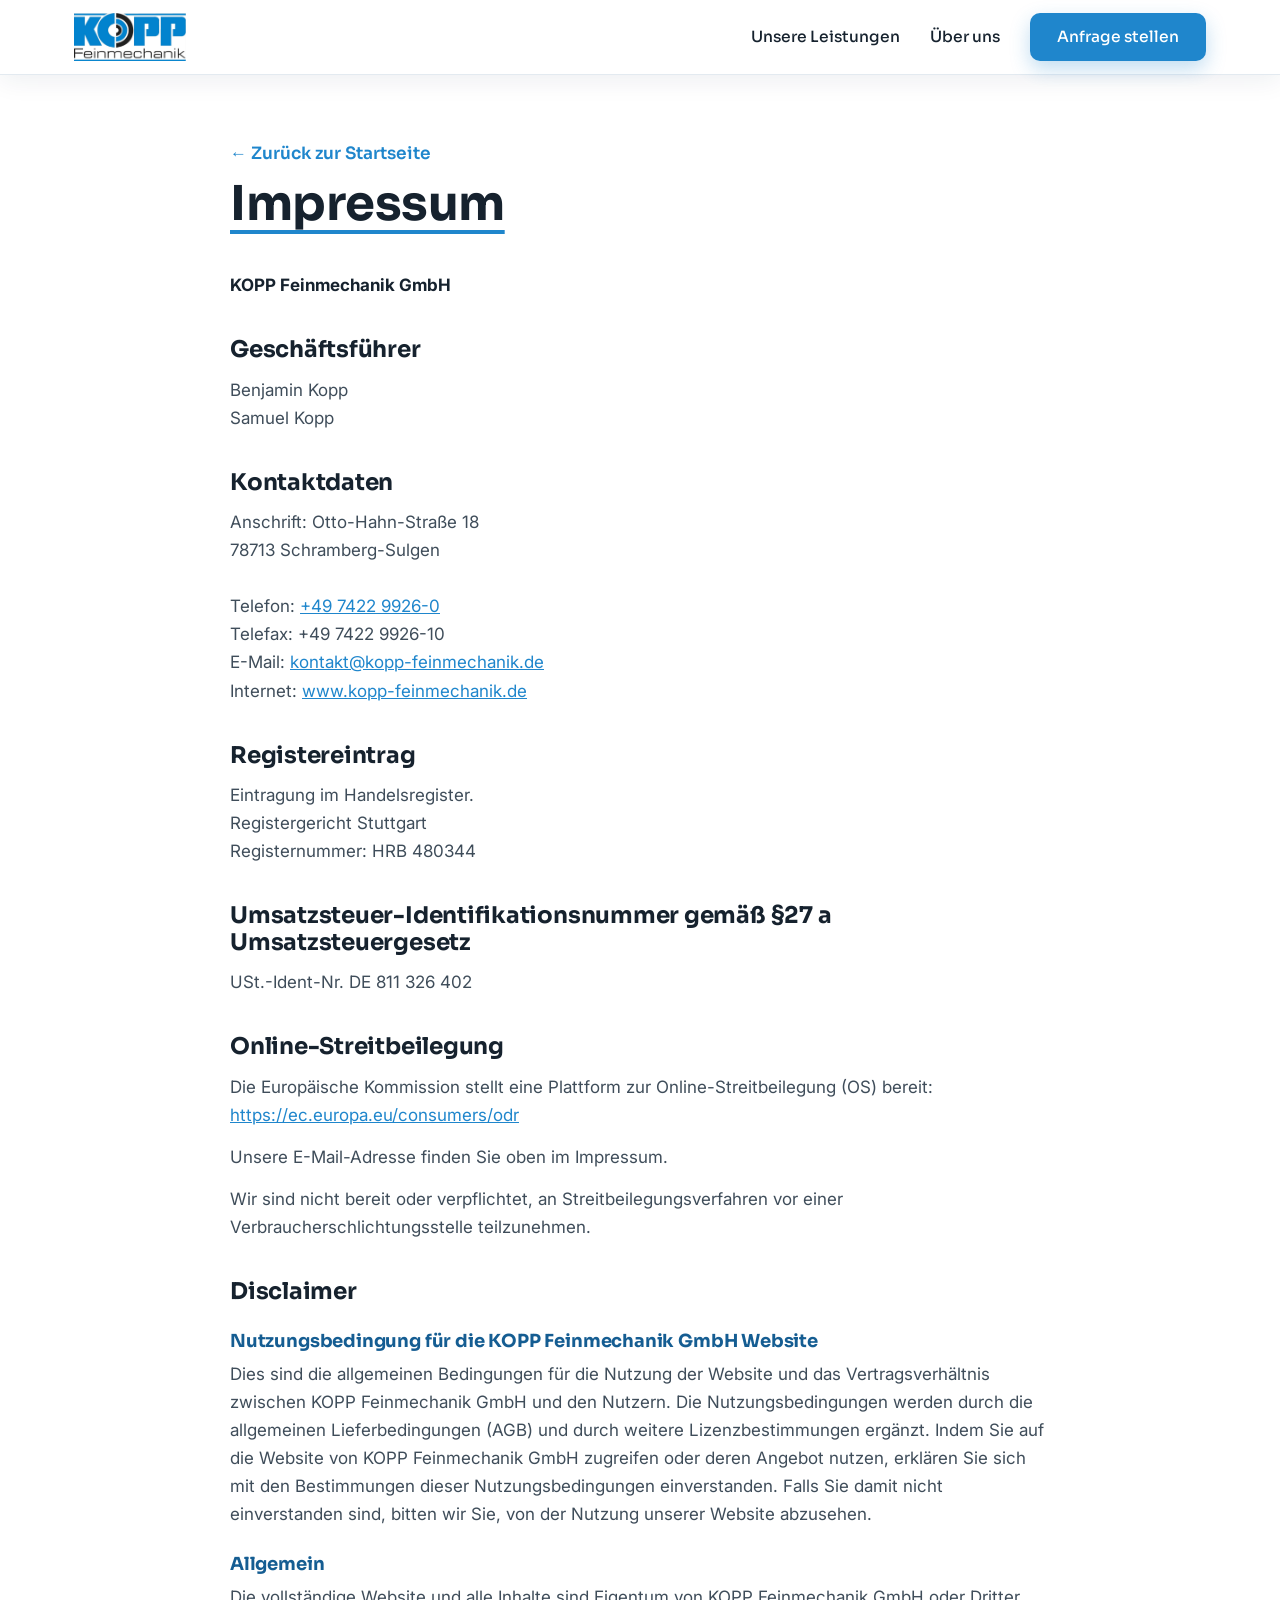
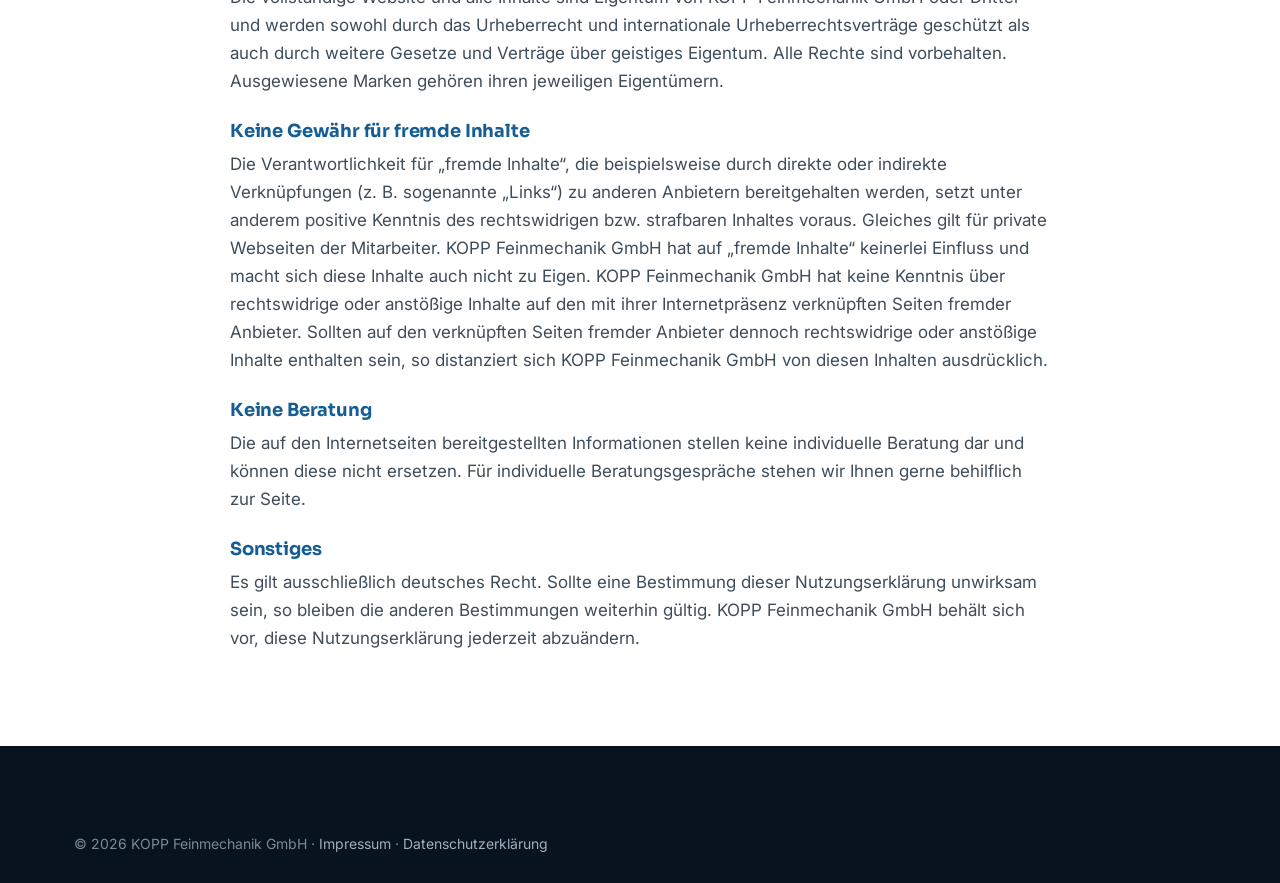
<file: impressum.html>
<!DOCTYPE html>
<html lang="de">
<head>
<meta charset="UTF-8" />
<meta name="viewport" content="width=device-width, initial-scale=1.0" />
<title>Impressum · KOPP Feinmechanik GmbH</title>
<meta name="description" content="Impressum der KOPP Feinmechanik GmbH, Schramberg-Sulgen." />
<meta name="robots" content="index,follow" />
<link rel="canonical" href="https://www.kopp-feinmechanik.de/impressum.html" />
<link rel="preconnect" href="https://fonts.googleapis.com" />
<link rel="preconnect" href="https://fonts.gstatic.com" crossorigin />
<link href="https://fonts.googleapis.com/css2?family=Sora:wght@400;500;600;700;800&family=Inter:wght@400;500;600;700&display=swap" rel="stylesheet" />
<style>
/* =========================================================
   KOPP Feinmechanik – Stylesheet
   Farben & Stil an der bestehenden OnePage orientiert.
   ========================================================= */

:root{
  --blue:#1f86cc;          /* Primär-Blau (Buttons, Akzente) */
  --blue-600:#1a73b0;
  --blue-700:#155d92;
  --blue-050:#eaf4fb;
  --navy:#0c1b2e;          /* Dunkles Navy (Sektionen, FAQ-Toggle) */
  --navy-700:#13263c;
  --ink:#16222e;           /* Fließtext / Headlines */
  --muted:#5c6b7a;         /* Sekundärtext */
  --line:#e3eaf0;
  --mist:#f3f7fa;          /* helle Sektion */
  --white:#fff;

  --radius:16px;
  --radius-sm:10px;
  --shadow:0 10px 30px rgba(15,40,70,.08);
  --shadow-lg:0 24px 60px rgba(15,40,70,.14);
  --maxw:1180px;
  --ease:cubic-bezier(.22,.61,.36,1);
}

*,*::before,*::after{box-sizing:border-box}
html{scroll-behavior:smooth;-webkit-text-size-adjust:100%}
body{
  margin:0;
  font-family:"Inter",system-ui,-apple-system,Segoe UI,Roboto,sans-serif;
  color:var(--ink);
  background:var(--white);
  line-height:1.65;
  font-size:17px;
  overflow-x:hidden;
}
img{max-width:100%;display:block}
a{color:inherit;text-decoration:none}
h1,h2,h3,h4{font-family:"Sora",system-ui,sans-serif;line-height:1.15;margin:0;color:var(--ink);letter-spacing:-.01em}

.container{width:100%;max-width:var(--maxw);margin:0 auto;padding:0 24px}
.center{text-align:center}
.nowrap{white-space:nowrap}

/* ---------- Buttons ---------- */
.btn{
  display:inline-flex;align-items:center;justify-content:center;gap:.5em;
  font-family:"Sora",sans-serif;font-weight:600;font-size:16px;
  padding:14px 26px;border-radius:var(--radius-sm);border:1.5px solid transparent;
  cursor:pointer;transition:transform .15s var(--ease),background .2s,box-shadow .2s,color .2s;
  text-align:center;line-height:1.2;
}
.btn--primary{background:var(--blue);color:#fff;box-shadow:0 8px 20px rgba(31,134,204,.28)}
.btn--primary:hover{background:var(--blue-600);transform:translateY(-2px);box-shadow:0 12px 26px rgba(31,134,204,.36)}
.btn--light{background:#fff;color:var(--ink);border-color:#fff}
.btn--light:hover{background:transparent;color:#fff;border-color:rgba(255,255,255,.7);transform:translateY(-2px)}
.btn--lg{padding:16px 34px;font-size:17px}
.btn--block{width:100%}

/* ---------- Header / Nav ---------- */
.site-header{
  position:sticky;top:0;z-index:60;
  background:rgba(255,255,255,.92);backdrop-filter:saturate(180%) blur(10px);
  border-bottom:1px solid transparent;transition:box-shadow .25s,border-color .25s;
}
.site-header.is-stuck{box-shadow:0 6px 24px rgba(15,40,70,.07);border-color:var(--line)}
.nav{display:flex;align-items:center;justify-content:space-between;gap:24px;min-height:74px}
.nav__links{display:flex;align-items:center;gap:30px}
.nav__links a{font-family:"Sora",sans-serif;font-weight:500;color:var(--ink);font-size:15.5px;transition:color .2s}
.nav__links a:hover{color:var(--blue)}
.nav__cta{color:#fff !important}
.nav__toggle{display:none;flex-direction:column;gap:5px;background:none;border:0;padding:10px;cursor:pointer}
.nav__toggle span{width:24px;height:2.5px;background:var(--ink);border-radius:2px;transition:.25s var(--ease)}
.nav__toggle[aria-expanded="true"] span:nth-child(1){transform:translateY(7.5px) rotate(45deg)}
.nav__toggle[aria-expanded="true"] span:nth-child(2){opacity:0}
.nav__toggle[aria-expanded="true"] span:nth-child(3){transform:translateY(-7.5px) rotate(-45deg)}

/* ---------- Brand / Logo (nachgebaut) ---------- */
.brand{display:inline-flex;flex-direction:column;align-items:flex-start;line-height:1;color:var(--blue)}
.brand__img{height:48px;width:auto;display:block}
.brand__fallback{display:none;flex-direction:column;align-items:flex-start;line-height:1}
.brand--chip{background:#fff;padding:9px 14px;border-radius:12px;align-self:flex-start}
.brand--chip .brand__img{height:38px}
.brand__word{display:flex;align-items:center;font-family:"Sora",sans-serif;font-weight:800;font-size:30px;letter-spacing:.02em;color:var(--blue)}
.brand__ring{width:.92em;height:.92em;margin:0 .01em;color:var(--blue)}
.brand__sub{font-family:"Sora",sans-serif;font-weight:600;font-size:11px;letter-spacing:.42em;color:var(--blue);margin-top:3px;padding-left:2px}
.brand--light,.brand--light .brand__word,.brand--light .brand__sub,.brand--light .brand__ring{color:#fff}

/* ---------- Headlines: Akzent-Unterstrich (wie Original) ---------- */
.h-accent{
  font-size:clamp(28px,4.4vw,46px);font-weight:700;
  text-decoration:underline;text-decoration-color:var(--blue);
  text-decoration-thickness:4px;text-underline-offset:10px;
  margin-bottom:18px;
}
.h-accent--light{color:#fff;text-decoration-color:var(--blue)}
.h-accent.center{margin-left:auto;margin-right:auto}

/* ---------- Marker-Highlight (wie Original) ---------- */
.mark{
  display:inline;background:var(--blue);color:#fff;
  padding:.06em .3em;border-radius:5px;
  box-decoration-break:clone;-webkit-box-decoration-break:clone;
  font-weight:700;line-height:1.5;
}
.mark--lg{font-size:1.05em}

/* ---------- Sektionen ---------- */
.section{padding:84px 0}
.section--mist{background:var(--mist)}
.section--navy{background:var(--navy);color:#e8eef4}
.section--navy p{color:#b9c6d3}
.section__head{max-width:720px;margin:0 auto 52px}
.lead{font-size:19px;color:var(--muted)}
.lead.center{margin-left:auto;margin-right:auto}
.section__cta{margin-top:48px}

/* ---------- HERO ---------- */
.hero{position:relative;color:#fff;overflow:hidden;isolation:isolate}
.hero__bg{
  position:absolute;inset:0;z-index:-2;
  background:
    radial-gradient(100% 80% at 78% 8%, rgba(31,134,204,.20), transparent 55%),
    linear-gradient(135deg,#0c1c30 0%, #143a5e 55%, #155d92 100%);
  background-color:#0e2640;
}
/* FOTO OPTIONAL: hier ein Gebäudefoto via background-image ergänzen. */
.hero__inner{padding:64px 24px 72px}
.hero__grid{display:grid;grid-template-columns:1.1fr .9fr;gap:40px;align-items:end}
.hero__title{font-size:clamp(34px,5.6vw,62px);font-weight:800;letter-spacing:-.02em;color:#fff}
.hero__title{position:relative;display:inline-block}
.hero__title::after{content:"";display:block;width:170px;height:5px;background:var(--blue);border-radius:3px;margin-top:22px}
.hero__lead{font-size:19px;color:#cdd8e3;margin:0 0 28px}
.hero__actions{display:flex;flex-wrap:wrap;gap:14px}

.stats{display:grid;grid-template-columns:repeat(4,1fr);gap:18px;margin-top:62px}
.stat{
  background:rgba(255,255,255,.07);border:1px solid rgba(255,255,255,.14);
  border-radius:var(--radius);padding:24px 22px;backdrop-filter:blur(6px);
  transition:transform .25s var(--ease),background .25s;
}
.stat:hover{transform:translateY(-4px);background:rgba(255,255,255,.11)}
.stat__icon{
  width:38px;height:38px;border-radius:9px;background:var(--blue);color:#fff;
  display:grid;place-items:center;font-size:13px;margin-bottom:16px;
}
.stat__num{font-family:"Sora",sans-serif;font-weight:700;font-size:23px;color:#fff;line-height:1.2}
.stat__label{font-size:14px;color:#aebccb;margin-top:8px}

/* ---------- Split (Über uns) ---------- */
.split{display:grid;grid-template-columns:1fr 1fr;gap:48px;align-items:center}
.split__text p{color:var(--muted);margin:0 0 16px}
.split__text p:first-of-type{font-size:19px;color:var(--ink)}

/* ---------- Media / Platzhalter ---------- */
.media{position:relative;border-radius:var(--radius);overflow:hidden;background:var(--mist);box-shadow:var(--shadow)}
.media img{width:100%;height:100%;object-fit:cover}
.media__hint{display:none}
.media--portrait{aspect-ratio:4/3}
.media--tall{aspect-ratio:3/4}
/* Platzhalter-Optik, wenn kein Bild vorhanden */
.media--ph{background:var(--mist);border:1px solid var(--line);box-shadow:none;min-height:220px}
.media--ph::before{
  content:"";position:absolute;left:50%;top:calc(50% - 10px);transform:translate(-50%,-50%);
  width:44px;height:36px;border:2px solid #c2d1de;border-radius:8px;
}
.media--ph .media__hint{
  display:block;position:absolute;left:0;right:0;bottom:16px;text-align:center;
  color:#93a3b1;font-size:12.5px;letter-spacing:.03em;font-family:"Sora",sans-serif;
}
.media--vintage.media--ph{background:var(--mist)}

/* ---------- Features (3 Spalten) ---------- */
.features{display:grid;grid-template-columns:repeat(3,1fr);gap:26px;margin-top:64px}
.feature,.point{background:#fff}
.feature__icon{
  width:52px;height:52px;border-radius:12px;background:var(--blue);color:#fff;
  display:grid;place-items:center;margin-bottom:18px;
}
.feature__icon svg,.contact__ico svg{width:26px;height:26px;fill:none;stroke:currentColor;stroke-width:1.8;stroke-linecap:round;stroke-linejoin:round}
.feature h3,.point h3{font-size:21px;margin-bottom:10px}
.feature p,.point p{color:var(--muted);margin:0}

/* ---------- Heritage ---------- */
.heritage{display:grid;grid-template-columns:1fr 1fr 1fr;gap:42px;align-items:start}
.heritage__story p{color:var(--muted);margin:14px 0}
.heritage__story h2{margin-bottom:22px}
.heritage__media .media{aspect-ratio:4/5;align-self:start}
.heritage__points{display:flex;flex-direction:column;gap:34px}
.point .feature__icon{width:46px;height:46px;border-radius:11px;margin-bottom:14px}
.quote{margin:30px 0 0;padding:24px;background:#fff;border:1px solid var(--line);border-radius:var(--radius);box-shadow:var(--shadow)}
.section--mist .quote{background:#fff}
.quote__avatar{
  display:inline-grid;place-items:center;width:52px;height:52px;border-radius:50%;
  background:var(--navy);color:#fff;font-family:"Sora",sans-serif;font-weight:700;font-size:18px;margin-bottom:14px;
}
.quote blockquote{margin:0;font-family:"Sora",sans-serif;font-weight:600;font-size:20px;line-height:1.4;color:var(--ink)}
.quote figcaption{margin-top:12px;color:var(--muted);font-size:15px}

/* ---------- Leistungs-Karten ---------- */
.cards{display:grid;grid-template-columns:repeat(3,1fr);gap:26px}
.card-svc{
  display:flex;flex-direction:column;gap:12px;
  background:#fff;border:1px solid var(--line);border-radius:var(--radius);
  padding:30px 28px;box-shadow:var(--shadow);
  transition:transform .25s var(--ease),box-shadow .25s,border-color .25s;
}
.card-svc:hover{transform:translateY(-5px);box-shadow:var(--shadow-lg);border-color:#cfe0ee}
.card-svc__icon{
  width:52px;height:52px;border-radius:12px;background:var(--blue-050);color:var(--blue);
  display:grid;place-items:center;margin-bottom:6px;
}
.card-svc__icon svg{width:26px;height:26px;fill:none;stroke:currentColor;stroke-width:1.8;stroke-linecap:round;stroke-linejoin:round}
.card-svc h3{color:var(--ink);font-size:22px}
.card-svc p{color:var(--muted);margin:0;font-size:15.5px}

/* ---------- Leistungs-Detail (alternierend) ---------- */
.svc-detail{display:grid;grid-template-columns:1fr 1fr;gap:48px;align-items:center;margin-top:70px;scroll-margin-top:100px}
.svc-detail--reverse .svc-detail__media{order:-1}
.svc-detail__text p{color:var(--muted);margin:0 0 14px}
.svc-detail__text h3{font-size:clamp(24px,3vw,32px);margin-bottom:22px}
.svc-detail__media .media{aspect-ratio:4/3}

/* ---------- Qualität ---------- */
.quality{display:grid;grid-template-columns:1fr 1fr;gap:48px;align-items:center}
.quality__media{display:grid;grid-template-columns:1fr 1fr;gap:18px}
.quality__media .media{aspect-ratio:3/4}
.checks{list-style:none;padding:0;margin:26px 0 0;display:flex;flex-direction:column;gap:16px}
.checks li{display:flex;align-items:center;gap:14px;font-family:"Sora",sans-serif;font-weight:500;font-size:18px}
.checks__box{
  flex:0 0 auto;width:30px;height:30px;border-radius:8px;background:var(--blue);color:#fff;
  display:grid;place-items:center;font-size:16px;font-weight:700;
}

/* ---------- FAQ ---------- */
.faq{display:grid;grid-template-columns:.85fr 1.15fr;gap:48px;align-items:start}
.faq__aside h2{margin-bottom:34px}
.faq__cta{margin-top:40px}
.faq__cta p{font-family:"Sora",sans-serif;font-weight:600;color:var(--ink);margin:0 0 16px;font-size:18px}
.faq__list{display:flex;flex-direction:column;gap:14px}
.acc{background:var(--blue);border-radius:12px;overflow:hidden;color:#fff;transition:background .2s}
.acc summary{
  list-style:none;cursor:pointer;display:flex;align-items:center;justify-content:space-between;gap:16px;
  padding:20px 22px;font-family:"Sora",sans-serif;font-weight:600;font-size:17.5px;
}
.acc summary::-webkit-details-marker{display:none}
.acc__ico{
  flex:0 0 auto;width:38px;height:38px;border-radius:9px;background:var(--navy);color:#fff;
  display:grid;place-items:center;font-size:24px;font-weight:400;transition:transform .25s var(--ease);
}
.acc[open] .acc__ico{transform:rotate(45deg)}
.acc__body{padding:0 22px 22px}
.acc__body p{margin:0;color:#eaf2fb;font-family:"Inter",sans-serif;font-weight:400;font-size:16px;line-height:1.6}

/* ---------- Kontakt ---------- */
.contact{display:grid;grid-template-columns:1fr 1.05fr;gap:54px;align-items:start}
.contact__intro p{color:#b9c6d3;font-size:18px}
.contact__info{list-style:none;padding:0;margin:30px 0 0;display:flex;flex-direction:column;gap:20px}
.contact__info li{display:flex;align-items:flex-start;gap:16px;color:#e8eef4;line-height:1.5}
.contact__info a{color:#e8eef4}
.contact__info a:hover{color:#fff;text-decoration:underline}
.contact__ico{flex:0 0 auto;width:42px;height:42px;border-radius:10px;background:rgba(255,255,255,.1);color:#7fc0ef;display:grid;place-items:center}

.contact__form{background:#fff;border-radius:var(--radius);padding:30px;box-shadow:var(--shadow-lg)}
.hp{position:absolute;left:-9999px;opacity:0}
.field{margin-bottom:16px}
.field-row{display:grid;grid-template-columns:1fr 1fr;gap:16px}
.field label{display:block;font-family:"Sora",sans-serif;font-weight:500;font-size:14px;color:var(--ink);margin-bottom:7px}
.field input,.field textarea{
  width:100%;padding:13px 15px;border:1.5px solid var(--line);border-radius:var(--radius-sm);
  font-family:"Inter",sans-serif;font-size:16px;color:var(--ink);background:#fcfdfe;transition:border-color .2s,box-shadow .2s;
}
.field input:focus,.field textarea:focus{outline:none;border-color:var(--blue);box-shadow:0 0 0 3px rgba(31,134,204,.15)}
.field textarea{resize:vertical}
.consent{display:flex;gap:12px;align-items:flex-start;margin:8px 0 20px;font-size:14px;color:var(--muted);line-height:1.5}
.consent input{margin-top:3px;width:18px;height:18px;flex:0 0 auto;accent-color:var(--blue)}
.consent a{color:var(--blue);text-decoration:underline}
.form-note{text-align:center;font-size:14px;color:var(--muted);margin:16px 0 0}
.form-note a{color:var(--blue)}
.contact__form-success{text-align:center;padding:30px 10px}
.contact__form-success-icon{width:64px;height:64px;border-radius:50%;background:var(--blue);color:#fff;display:grid;place-items:center;font-size:32px;margin:0 auto 18px}
.contact__form-success h3{font-size:24px;margin-bottom:8px}
.contact__form-success p{color:var(--muted)}

/* ---------- Footer ---------- */
.site-footer{background:#08131f;color:#9fb0bf;padding:64px 0 0}
.footer__grid{display:grid;grid-template-columns:1.6fr 1fr 1fr 1fr;gap:36px;padding-bottom:46px}
.footer__brand p{margin:18px 0 0;max-width:280px;font-size:15px}
.footer__col h4{font-size:14px;letter-spacing:.08em;text-transform:uppercase;color:#fff;margin-bottom:16px}
.footer__col a,.footer__col p{display:block;color:#9fb0bf;margin:0 0 9px;font-size:15px;transition:color .2s}
.footer__col a:hover{color:#fff}
.footer__bottom{border-top:1px solid rgba(255,255,255,.08);padding-top:22px;padding-bottom:28px}
.footer__bottom p{margin:0;font-size:14px;color:#7a8a99}

/* ---------- Rechtliche Seiten ---------- */
.legal{padding:64px 0 80px}
.legal__head{max-width:820px;margin:0 auto 40px}
.legal__head h1{font-size:clamp(32px,5vw,48px);text-decoration:underline;text-decoration-color:var(--blue);text-decoration-thickness:4px;text-underline-offset:10px}
.legal__body{max-width:820px;margin:0 auto}
.legal__body h2{font-size:23px;margin:38px 0 12px;color:var(--ink)}
.legal__body h3{font-size:18px;margin:26px 0 8px;color:var(--blue-700)}
.legal__body p{color:#3f4d5a;margin:0 0 14px}
.legal__body ul{color:#3f4d5a;margin:0 0 14px;padding-left:22px}
.legal__body li{margin-bottom:6px}
.legal__body a{color:var(--blue);text-decoration:underline;word-break:break-word}
.legal__back{display:inline-flex;align-items:center;gap:8px;margin-bottom:8px;color:var(--blue);font-family:"Sora",sans-serif;font-weight:600}
.legal address{font-style:normal}

/* ---------- Sticky CTA (mobil) ---------- */
.sticky-cta{
  position:fixed;left:50%;bottom:18px;transform:translateX(-50%) translateY(140%);
  z-index:55;background:var(--blue);color:#fff;font-family:"Sora",sans-serif;font-weight:600;
  padding:14px 30px;border-radius:50px;box-shadow:0 12px 30px rgba(31,134,204,.45);
  transition:transform .3s var(--ease);
}
.sticky-cta.show{transform:translateX(-50%) translateY(0)}

/* ---------- Reveal-Animation ---------- */
[data-reveal]{opacity:1;transform:none}
[data-reveal].in{opacity:1;transform:none}

/* =========================================================
   RESPONSIVE
   ========================================================= */
@media (max-width:980px){
  .hero__grid{grid-template-columns:1fr;gap:22px;align-items:start}
  .stats{grid-template-columns:1fr 1fr}
  .split,.quality,.contact,.faq{grid-template-columns:1fr;gap:34px}
  .heritage{grid-template-columns:1fr;gap:34px}
  .heritage__media .media{aspect-ratio:16/10}
  .features,.cards{grid-template-columns:1fr 1fr}
  .footer__grid{grid-template-columns:1fr 1fr}
}

@media (max-width:760px){
  body{font-size:16px}
  .section{padding:60px 0}
  .nav__toggle{display:flex}
  .nav__links{
    position:fixed;inset:74px 0 auto 0;flex-direction:column;align-items:stretch;gap:0;
    background:#fff;border-bottom:1px solid var(--line);padding:8px 24px 22px;
    transform:translateY(-120%);transition:transform .3s var(--ease);box-shadow:var(--shadow);
  }
  .nav__links.open{transform:translateY(0)}
  .nav__links a{padding:14px 4px;border-bottom:1px solid var(--line);font-size:17px}
  .nav__cta{margin-top:12px;border-bottom:0 !important}
  .nav__links .btn{padding:14px 26px}
  .hero__inner{padding:48px 24px 56px}
  .hero__title::after{margin-top:18px}
  .features,.cards,.stats,.field-row,.quality__media{grid-template-columns:1fr}
  .svc-detail,.svc-detail--reverse{grid-template-columns:1fr;gap:26px}
  .svc-detail--reverse .svc-detail__media{order:0}
  .footer__grid{grid-template-columns:1fr}
  .faq__aside h2{margin-bottom:22px}
  .acc summary{font-size:16px;padding:17px 18px}
  .contact__form{padding:22px}
  .sticky-cta{padding:13px 26px;font-size:15px}
}

@media (min-width:761px){.sticky-cta{display:none}}

@media (prefers-reduced-motion:reduce){
  *{scroll-behavior:auto !important}
  [data-reveal]{opacity:1;transform:none;transition:none}
  .btn,.stat,.card-svc{transition:none}
}

  </style>
<link rel="icon" type="image/svg+xml" href="[data-uri]" />
</head>
<body id="top">

<header class="site-header is-stuck">
  <div class="container nav">
    <a class="brand" href="index.html" aria-label="KOPP Feinmechanik – Startseite">
      <img class="brand__img" src="md2x.png" data-src="md2x.png,logo.png,logo.webp,logo.jpg,logo.svg" alt="KOPP Feinmechanik" />
      <span class="brand__fallback" aria-hidden="true">
        <span class="brand__word">K<svg class="brand__ring" viewBox="0 0 32 32" aria-hidden="true"><circle cx="16" cy="16" r="14" fill="none" stroke="currentColor" stroke-width="3.2"/><circle cx="16" cy="16" r="7.5" fill="none" stroke="currentColor" stroke-width="3.2"/><circle cx="16" cy="16" r="2.2" fill="currentColor"/></svg>PP</span>
        <span class="brand__sub">FEINMECHANIK</span>
      </span>
    </a>
    <nav class="nav__links" id="navLinks" aria-label="Hauptnavigation">
      <a href="index.html#leistungen">Unsere Leistungen</a>
      <a href="index.html#ueber-uns">Über uns</a>
      <a href="index.html#kontakt" class="btn btn--primary nav__cta">Anfrage stellen</a>
    </nav>
    <button class="nav__toggle" id="navToggle" aria-label="Menü öffnen" aria-expanded="false">
      <span></span><span></span><span></span>
    </button>
  </div>
</header>

<main class="legal container">
  <div class="legal__head">
    <a href="index.html" class="legal__back">← Zurück zur Startseite</a>
    <h1>Impressum</h1>
  </div>

  <div class="legal__body">
    <address>
      <strong>KOPP Feinmechanik GmbH</strong>
    </address>

    <h2>Geschäftsführer</h2>
    <p>Benjamin Kopp<br>Samuel Kopp</p>

    <h2>Kontaktdaten</h2>
    <p>
      Anschrift: Otto-Hahn-Straße 18<br>
      78713 Schramberg-Sulgen<br><br>
      Telefon: <a href="tel:+49742299260">+49 7422 9926-0</a><br>
      Telefax: +49 7422 9926-10<br>
      E-Mail: <a href="mailto:kontakt@kopp-feinmechanik.de">kontakt@kopp-feinmechanik.de</a><br>
      Internet: <a href="https://www.kopp-feinmechanik.de">www.kopp-feinmechanik.de</a>
    </p>

    <h2>Registereintrag</h2>
    <p>
      Eintragung im Handelsregister.<br>
      Registergericht Stuttgart<br>
      Registernummer: HRB 480344
    </p>

    <h2>Umsatzsteuer-Identifikationsnummer gemäß §27 a Umsatzsteuergesetz</h2>
    <p>USt.-Ident-Nr. DE 811 326 402</p>

    <h2>Online-Streitbeilegung</h2>
    <p>Die Europäische Kommission stellt eine Plattform zur Online-Streitbeilegung (OS) bereit:
      <a href="https://ec.europa.eu/consumers/odr" target="_blank" rel="noopener">https://ec.europa.eu/consumers/odr</a></p>
    <p>Unsere E-Mail-Adresse finden Sie oben im Impressum.</p>
    <p>Wir sind nicht bereit oder verpflichtet, an Streitbeilegungsverfahren vor einer Verbraucherschlichtungsstelle teilzunehmen.</p>

    <h2>Disclaimer</h2>
    <h3>Nutzungsbedingung für die KOPP Feinmechanik GmbH Website</h3>
    <p>Dies sind die allgemeinen Bedingungen für die Nutzung der Website und das Vertragsverhältnis zwischen KOPP Feinmechanik GmbH und den Nutzern. Die Nutzungsbedingungen werden durch die allgemeinen Lieferbedingungen (AGB) und durch weitere Lizenzbestimmungen ergänzt. Indem Sie auf die Website von KOPP Feinmechanik GmbH zugreifen oder deren Angebot nutzen, erklären Sie sich mit den Bestimmungen dieser Nutzungsbedingungen einverstanden. Falls Sie damit nicht einverstanden sind, bitten wir Sie, von der Nutzung unserer Website abzusehen.</p>

    <h3>Allgemein</h3>
    <p>Die vollständige Website und alle Inhalte sind Eigentum von KOPP Feinmechanik GmbH oder Dritter und werden sowohl durch das Urheberrecht und internationale Urheberrechtsverträge geschützt als auch durch weitere Gesetze und Verträge über geistiges Eigentum. Alle Rechte sind vorbehalten. Ausgewiesene Marken gehören ihren jeweiligen Eigentümern.</p>

    <h3>Keine Gewähr für fremde Inhalte</h3>
    <p>Die Verantwortlichkeit für „fremde Inhalte“, die beispielsweise durch direkte oder indirekte Verknüpfungen (z. B. sogenannte „Links“) zu anderen Anbietern bereitgehalten werden, setzt unter anderem positive Kenntnis des rechtswidrigen bzw. strafbaren Inhaltes voraus. Gleiches gilt für private Webseiten der Mitarbeiter. KOPP Feinmechanik GmbH hat auf „fremde Inhalte“ keinerlei Einfluss und macht sich diese Inhalte auch nicht zu Eigen. KOPP Feinmechanik GmbH hat keine Kenntnis über rechtswidrige oder anstößige Inhalte auf den mit ihrer Internetpräsenz verknüpften Seiten fremder Anbieter. Sollten auf den verknüpften Seiten fremder Anbieter dennoch rechtswidrige oder anstößige Inhalte enthalten sein, so distanziert sich KOPP Feinmechanik GmbH von diesen Inhalten ausdrücklich.</p>

    <h3>Keine Beratung</h3>
    <p>Die auf den Internetseiten bereitgestellten Informationen stellen keine individuelle Beratung dar und können diese nicht ersetzen. Für individuelle Beratungsgespräche stehen wir Ihnen gerne behilflich zur Seite.</p>

    <h3>Sonstiges</h3>
    <p>Es gilt ausschließlich deutsches Recht. Sollte eine Bestimmung dieser Nutzungserklärung unwirksam sein, so bleiben die anderen Bestimmungen weiterhin gültig. KOPP Feinmechanik GmbH behält sich vor, diese Nutzungserklärung jederzeit abzuändern.</p>
  </div>
</main>

<footer class="site-footer">
  <div class="container footer__bottom" style="border-top:0">
    <p>© <span id="year">2025</span> KOPP Feinmechanik GmbH ·
      <a href="impressum.html" style="color:#9fb0bf">Impressum</a> ·
      <a href="datenschutz.html" style="color:#9fb0bf">Datenschutzerklärung</a></p>
  </div>
</footer>

<script>
/* =========================================================
   KOPP Feinmechanik – main.js
   ========================================================= */
(function () {
  'use strict';

  /* ---- aktuelles Jahr ---- */
  var y = document.getElementById('year');
  if (y) y.textContent = new Date().getFullYear();

  /* ---- Logo laden (Original logo.png), sonst Schriftzug-Fallback ---- */
  document.querySelectorAll('.brand__img').forEach(function (img) {
    var cands = (img.getAttribute('data-src') || '').split(',');
    var i = 1; /* src-Attribut entspricht cands[0] und lädt bereits */
    img.addEventListener('error', function () {
      if (i < cands.length) { img.src = cands[i++].trim(); return; }
      img.style.display = 'none';
      var fb = img.parentElement.querySelector('.brand__fallback');
      if (fb) fb.style.display = 'inline-flex';
    });
  });

  /* ---- Mobile-Navigation ---- */
  var toggle = document.getElementById('navToggle');
  var links = document.getElementById('navLinks');
  if (toggle && links) {
    toggle.addEventListener('click', function () {
      var open = links.classList.toggle('open');
      toggle.setAttribute('aria-expanded', open ? 'true' : 'false');
      toggle.setAttribute('aria-label', open ? 'Menü schließen' : 'Menü öffnen');
    });
    links.querySelectorAll('a').forEach(function (a) {
      a.addEventListener('click', function () {
        links.classList.remove('open');
        toggle.setAttribute('aria-expanded', 'false');
      });
    });
  }

  /* ---- Header-Schatten + Sticky-CTA bei Scroll ---- */
  var header = document.getElementById('header');
  var cta = document.querySelector('.sticky-cta');
  function onScroll() {
    var sc = window.pageYOffset || document.documentElement.scrollTop;
    if (header) header.classList.toggle('is-stuck', sc > 8);
    if (cta) cta.classList.toggle('show', sc > 700);
  }
  window.addEventListener('scroll', onScroll, { passive: true });
  onScroll();

  /* ---- Reveal-on-scroll ---- */
  var reveal = document.querySelectorAll('[data-reveal]');
  if ('IntersectionObserver' in window && reveal.length) {
    var io = new IntersectionObserver(function (entries) {
      entries.forEach(function (e) {
        if (e.isIntersecting) { e.target.classList.add('in'); io.unobserve(e.target); }
      });
    }, { threshold: 0.12, rootMargin: '0px 0px -40px 0px' });
    reveal.forEach(function (el) { io.observe(el); });
  } else {
    reveal.forEach(function (el) { el.classList.add('in'); });
  }

  /* ---- Zähler-Animation (z.B. 80+) ---- */
  var counters = document.querySelectorAll('.count');
  if ('IntersectionObserver' in window && counters.length) {
    var cObs = new IntersectionObserver(function (entries) {
      entries.forEach(function (e) {
        if (!e.isIntersecting) return;
        var el = e.target;
        var target = parseInt(el.getAttribute('data-target'), 10) || 0;
        var suffix = el.getAttribute('data-suffix') || '';
        var start = null, dur = 1100;
        function step(ts) {
          if (!start) start = ts;
          var p = Math.min((ts - start) / dur, 1);
          el.textContent = Math.floor(p * target) + (p === 1 ? suffix : '');
          if (p < 1) requestAnimationFrame(step);
        }
        requestAnimationFrame(step);
        cObs.unobserve(el);
      });
    }, { threshold: 0.6 });
    counters.forEach(function (el) { cObs.observe(el); });
  }

  /* ---- FAQ: immer nur eine Frage offen ---- */
  var accs = document.querySelectorAll('.acc');
  accs.forEach(function (d) {
    d.addEventListener('toggle', function () {
      if (d.open) {
        accs.forEach(function (o) { if (o !== d) o.open = false; });
      }
    });
  });

  /* ---- Kontaktformular (Web3Forms) ----
     Einrichtung:
       1. Auf https://web3forms.com mit kontakt@kopp-feinmechanik.de einen
          kostenlosen Access-Key per E-Mail anfordern.
       2. Den Key unten in WEB3FORMS_ACCESS_KEY einsetzen – fertig.
     Solange der Platzhalter steht, öffnet das Formular ersatzweise das
     E-Mail-Programm (mailto), es geht also keine Anfrage verloren. */
  var WEB3FORMS_ACCESS_KEY = 'HIER-WEB3FORMS-ACCESS-KEY-EINSETZEN';
  var FALLBACK_MAIL = 'kontakt@kopp-feinmechanik.de';

  var form = document.getElementById('contactForm');
  if (!form) return;

  function escapeHtml(s) {
    return String(s || '').replace(/[&<>"']/g, function (c) {
      return { '&': '&amp;', '<': '&lt;', '>': '&gt;', '"': '&quot;', "'": '&#39;' }[c];
    });
  }

  form.addEventListener('submit', async function (e) {
    e.preventDefault();
    if (!form.checkValidity()) { form.reportValidity(); return; }

    var btn = form.querySelector('button[type="submit"]');
    var originalLabel = btn ? btn.innerHTML : '';
    var fd = new FormData(form);
    var data = Object.fromEntries(fd.entries());

    /* Fallback ohne gültigen Key: E-Mail-Programm öffnen */
    if (!WEB3FORMS_ACCESS_KEY || WEB3FORMS_ACCESS_KEY.indexOf('HIER-') === 0) {
      var body = 'Name: ' + (data.name || '') + '\nUnternehmen: ' + (data.firma || '') +
        '\nTelefon: ' + (data.telefon || '') + '\nE-Mail: ' + (data.email || '') +
        '\n\nAnfrage:\n' + (data.nachricht || '');
      window.location.href = 'mailto:' + FALLBACK_MAIL +
        '?subject=' + encodeURIComponent('Anfrage über kopp-feinmechanik.de') +
        '&body=' + encodeURIComponent(body);
      return;
    }

    if (btn) { btn.disabled = true; btn.innerHTML = 'Wird gesendet …'; }
    fd.append('access_key', WEB3FORMS_ACCESS_KEY);

    try {
      var res = await fetch('https://api.web3forms.com/submit', {
        method: 'POST',
        headers: { Accept: 'application/json' },
        body: fd
      });
      var json = await res.json().catch(function () { return {}; });
      if (!res.ok || json.success === false) throw new Error(json.message || 'Submit failed');

      form.innerHTML =
        '<div class="contact__form-success">' +
        '<div class="contact__form-success-icon">✓</div>' +
        '<h3>Vielen Dank, ' + escapeHtml(data.name) + '!</h3>' +
        '<p>Ihre Anfrage ist bei uns eingegangen. Wir melden uns kurzfristig unter <b>' +
        escapeHtml(data.email) + '</b> bei Ihnen.</p></div>';
    } catch (err) {
      if (btn) { btn.disabled = false; btn.innerHTML = originalLabel; }
      alert('Beim Senden ist etwas schiefgegangen. Bitte schreiben Sie uns direkt an ' +
        FALLBACK_MAIL + ' oder rufen Sie +49 7422 9926-0 an.');
    }
  });
})();

</script>
<!-- WEBUNDO Analytics -->
<script src="https://analytics.laendle-digital.com/tracker.js" data-website-id="kopp_feinmechanik" defer></script>
</body>
</html>
</file>
